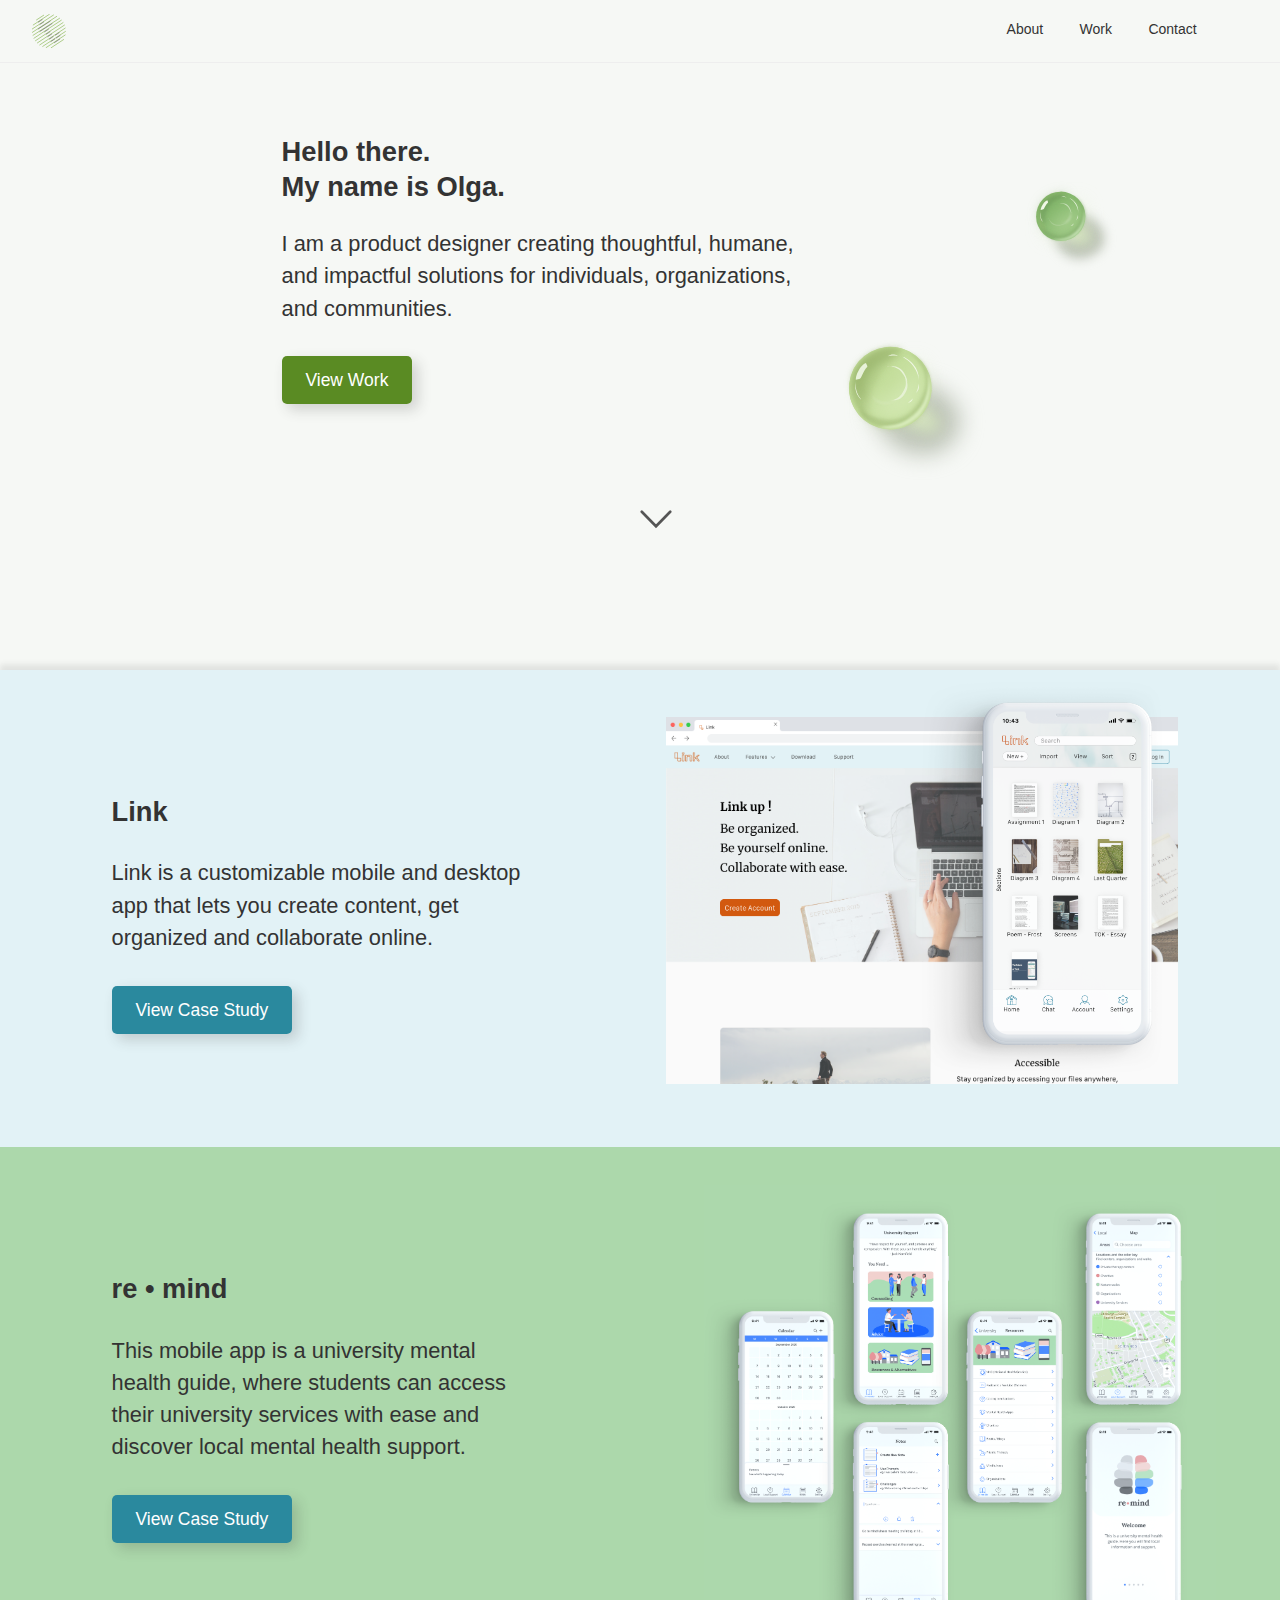
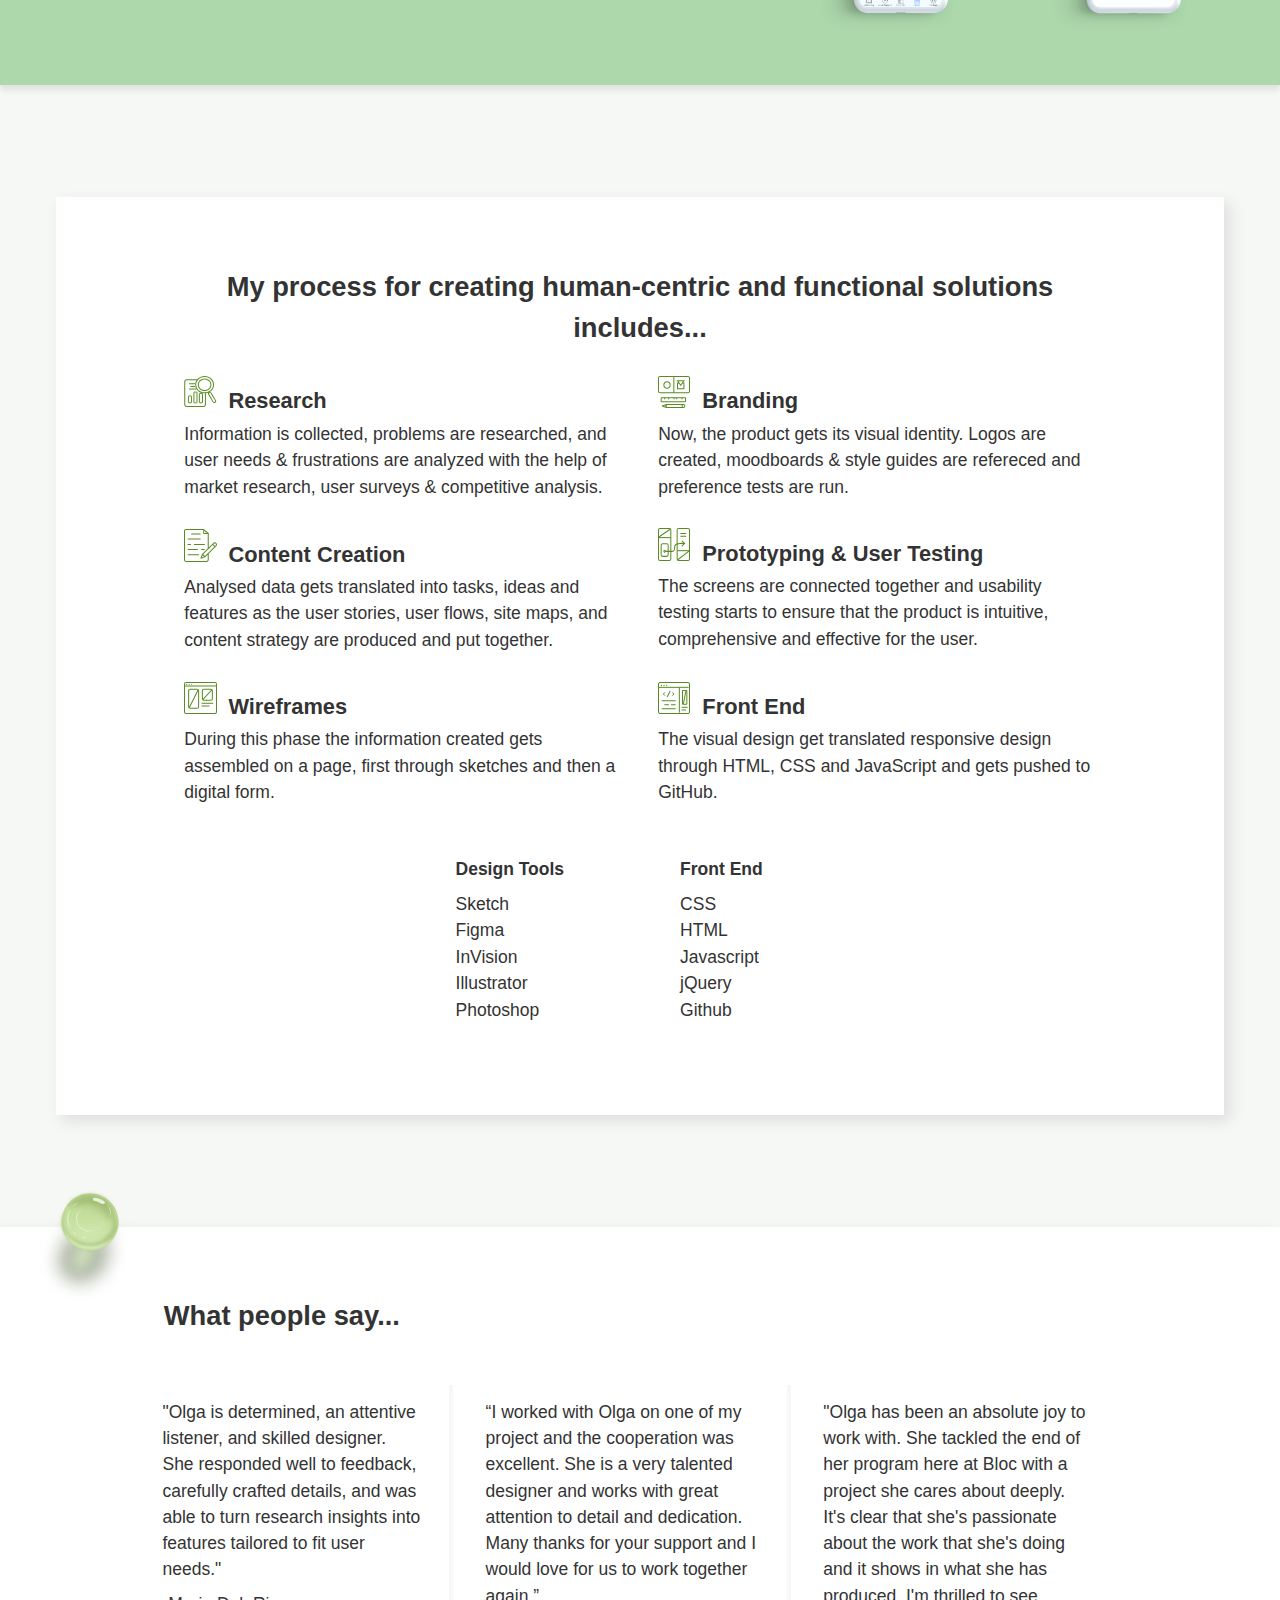
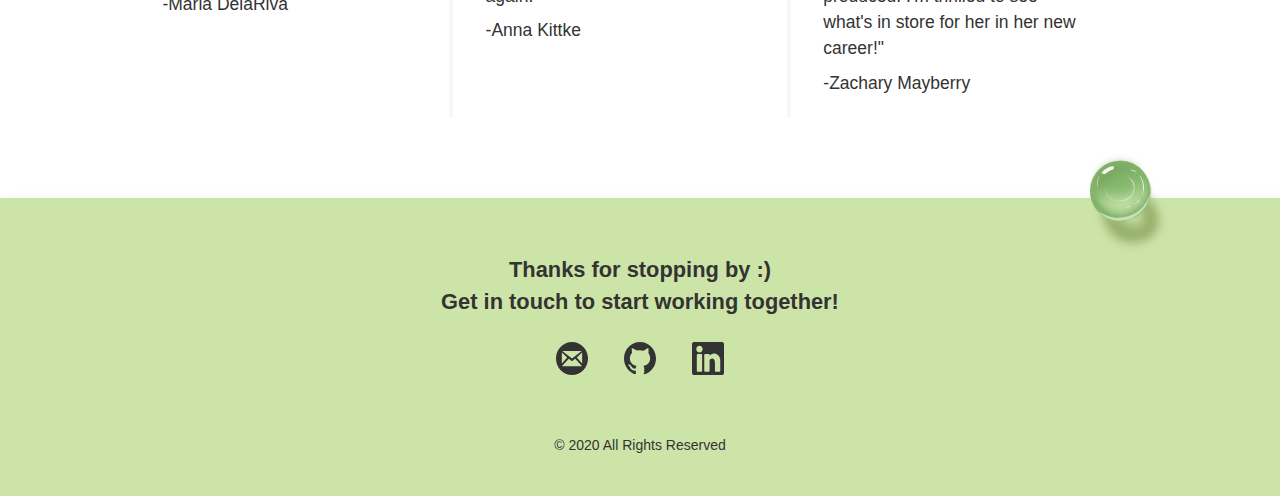
<file: index.html>
<!DOCTYPE html>
<html lang="en">
  <head>
    <meta charset="utf-8">
    <meta name="viewport" content="width=device-width, initial-scale=1.0">
    <title>Olga T | UX & Product Designer</title>
    <link rel="stylesheet" type="text/css" href="css/reset.css">
    <link rel="stylesheet" type="text/css" href="css/style.css">
    <link rel="stylesheet" href="https://cdnjs.cloudflare.com/ajax/libs/font-awesome/4.7.0/css/font-awesome.min.css">
    <link rel="icon" type="image/png" href="images/favicon.png">
  </head>

  <body>
<!--navbar-->
    <nav class="nav">

      <a href="index.html"><img class="logo" src="images/logo.svg" alt="logo"></a>
        <input class="menu-btn" type="checkbox" id="menu-btn"/>
        <label class="menu-icon" for="menu-btn"><span class="navicon"></span></label>
      <ul class="menu">
        <li>
          <a href="about.html" class="nav-links">About</a>
        </li>
        <li>
          <a href="index.html#work" class="nav-links">Work</a>
        </li>
        <li>
          <address class="email">
            <a href="contact.html" class="nav-links">Contact</a>
          </address>
        </li>
      </ul>
    </nav>

<!--Header-->
    <header class="welcome">
      <div class="title">
        <h1> Hello there.</h1>
        <h1>My name is Olga.</h1>
      </div>
      <div class = "intro">
        <p>I am a product designer creating thoughtful, humane, and impactful solutions for individuals, organizations, and communities.</p>
      </div>
      <div  class="button-marbles">
        <a href="#work" class="view-work">View Work</a>
        <img id="marble1" src="images/marble1.svg" alt="marble1">
        <img id="marble2" src="images/marble2.svg" alt="marble2">
      </div>
    </header>

    <main class="homepage">
<!--Work Link Case Study-->
      <div class="work" id="work">
        <img id="downarrow" src="images/downarrow.svg" alt="downarrow">
        <section class="final-images">
          <a href="project.html"><img id="final-desktop" class="desktop" src="images/desktop.png" alt="final-desktop"></a>
          <img id="final-mobile" class="mobile" src="images/mobile.png" alt="final-mobile">
        </section>
        <section class="project-link">
          <h2>Link</h2>
            <p>Link is a customizable mobile and desktop app that lets you create content, get organized and collaborate online.</p>
          <div class="btn-marble3">
            <a href="project.html" class="view-cs1">View Case Study</a>
          </div>
        </section>
      </div>

<!--Work re•mind Case Study-->
      <div class="remind">
        <section class="re-images">
          <a href="project2.html"><img id="re-final" class="re-final" src="images/re-final.png" alt="re-final"></a>
        </section>
        <section class="project-link">
            <h2>re • mind</h2>
            <p>This mobile app is a university mental health guide, where students can access their university services with ease and discover local mental health support.</p>
          <div class="btn-marble3">
            <a href="project2.html" class="view-cs2">View Case Study</a>
            <!--<img id="marble3" src="images/marble3.svg" alt="marble3">-->
          </div>
        </section>
      </div>



<!--Design Process-->
      <div class="process">
          <section class="title-h">
            <h2>My process for creating human-centric and functional solutions includes...</h2>
          </section>

          <section class="research-h">
            <img id="research-icon" class="icons-h" src="images/research-icon.svg" alt="research-icon">
            <h3>Research</h3>
              <p>Information is collected, problems are researched, and user needs & frustrations are analyzed with the help of market research, user surveys & competitive analysis.</p>
          </section>

          <section class="content-h">
            <img id="content-icon" class="icons-h" src="images/content-icon.svg" alt="content-icon">
            <h3>Content Creation</h3>
              <p>Analysed data gets translated into tasks, ideas and features as the user stories, user flows, site maps, and content strategy are produced and put together.</p>
          </section>

          <section class="wireframes-h">
            <img id="wireframes-icon" class="icons-h" src="images/wireframes-icon.svg" alt="wireframes-icon">
            <h3>Wireframes</h3>
              <p>During this phase the information created gets assembled on a page, first through sketches and then a digital form.</p>
          </section>

          <section class="branding-h">
            <img id="branding-icon" class="icons-h" src="images/branding-icon.svg" alt="branding-icon">
            <h3>Branding</h3>
            <p>Now, the product gets its visual identity. Logos are created, moodboards & style guides are refereced and preference tests are run.</p>
          </section>

          <section class="prototyping-h">
            <img id="prototyping-icon" class="icons-h" src="images/prototyping-icon.svg" alt="prototyping-icon">
            <h3>Prototyping & User Testing</h3>
              <p>The screens are connected together and usability testing starts to ensure that the product is intuitive, comprehensive and effective for the user.</p>
          </section>

          <section class="front-end-h">
            <img id="frontend-icon" class="icons-h" src="images/frontend-icon.svg" alt="frontend-icon">
            <h3>Front End</h3>
            <p>The visual design get translated responsive design through HTML, CSS and JavaScript and gets pushed to GitHub.</p>
          </section>

          <section class="design-tools-h">
            <h4>Design Tools</h4>
            <ul>
              <li>Sketch</li>
              <li>Figma</li>
              <li>InVision</li>
              <li>Illustrator</li>
              <li>Photoshop</li>
            </ul>
          </section>

          <section class="fe-tools-h">
            <h4>Front End</h4>
            <ul>
              <li>CSS</li>
              <li>HTML</li>
              <li>Javascript</li>
              <li>jQuery</li>
              <li>Github</li>
            </ul>
          </section>
      </div>
    </main>

<!--Testimonial-->

    <section class="testimonials">
      <div class="test-text">
        <img id="marble4" src="images/marble4.svg" alt="marble4">
        <h3>What people say...</h3>
      </div>
      <div class="testimonials-text">
        <ul class="quotes">
          <li class="test1">
            <p>"Olga is determined, an attentive listener, and skilled designer. She responded well to feedback, carefully crafted details, and was able to turn research insights into features tailored to fit user needs."</p>
            <p>-Maria DelaRiva</p>
          </li>
          <li class="test2">
            <p>“I worked with Olga on one of my project and the cooperation was excellent. She is a very talented designer and works with great attention to detail and dedication. Many thanks for your support and I would love for us to work together again.”</p>
            <p>-Anna Kittke</p>
          </li>
          <li class="test3">
            <p>"Olga has been an absolute joy to work with. She tackled the end of her program here at Bloc with a project she cares about deeply. It's clear that she's passionate about the work that she's doing and it shows in what she has produced. I'm thrilled to see what's in store for her in her new career!"</p>
            <p>-Zachary Mayberry</p>
          </li>
        </ul>
      </div>
    </section>

<!--Footer-->
    <footer>
      <div class="thanks">
      <img id="marble5" src="images/marble5.svg" alt="marble5">
        <p>Thanks for stopping by :)</p>
        <p>Get in touch to start working together!</p>
      </div>
      <address class="contact">
        <ul>
          <li class="email">
            <a href="contact.html" target="_blank"><img class="icon-f" src="images/email.svg" alt="email"></a>
          </li>
          <li class="github">
            <a href="https://github.com/olgati23" target="_blank"><img class="icon-f" src="images/github.svg" alt="github"></a>
          </li>
          <li class="linkedin">
            <a href="https://linkedin.com/in/olgatichonova" target="_blank"><img class="icon-f" src="images/linkedin.svg" alt="linkedin"></a>
          </li>
        </ul>
      </address>
      <p class="copyright">© 2020 All Rights Reserved</p>
    </footer>

    <!-- Global site tag (gtag.js) - Google Analytics -->
    <script async src="https://www.googletagmanager.com/gtag/js?id=UA-164656205-1"></script>
    <script>
      window.dataLayer = window.dataLayer || [];
      function gtag(){dataLayer.push(arguments);}
      gtag('js', new Date());

      gtag('config', 'UA-164656205-1');
    </script>
  </body>
</html>
</file>
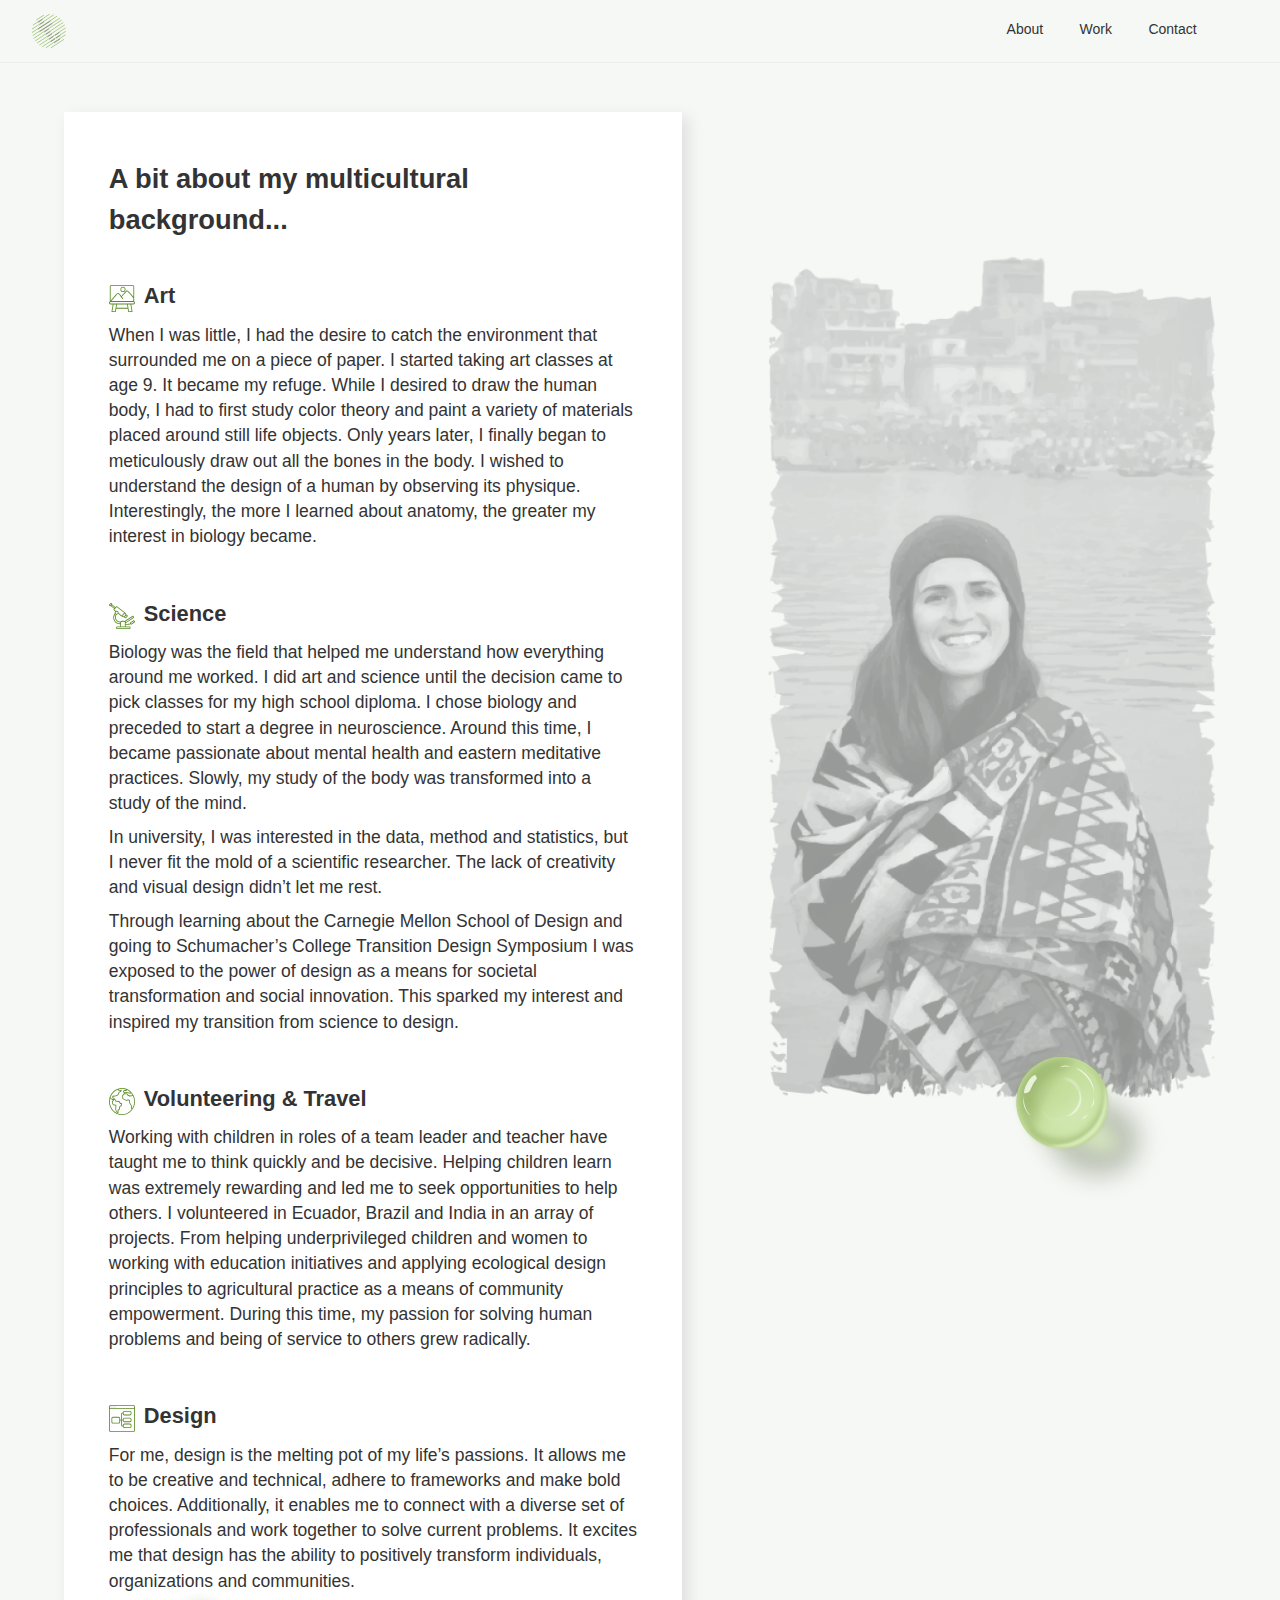
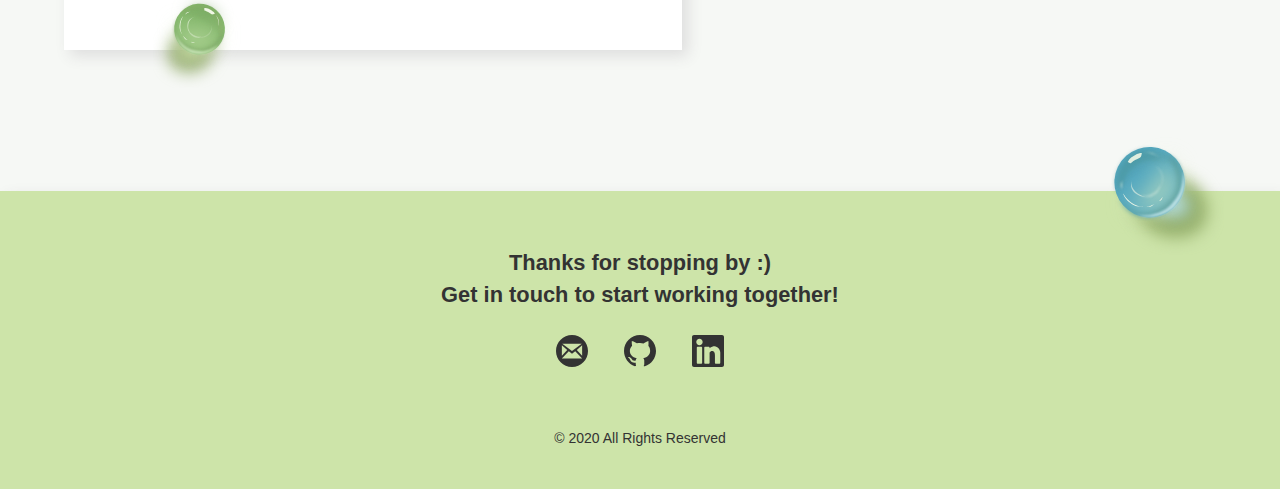
<file: about.html>
<!DOCTYPE html>
<html lang="en">
  <head>
    <meta charset="utf-8">
    <meta name="viewport" content="width=device-width, initial-scale=1.0">
    <title>Olga T | About Page</title>
    <link rel="stylesheet" type="text/css" href="css/reset.css">
    <link rel="stylesheet" type="text/css" href="css/style.css">
    <link rel="icon" type="image/png" href="images/favicon.png">
  </head>

  <body>
<!--navbar-->
    <nav class="nav">
      <a href="index.html"><img class="logo" src="images/logo.svg" alt="logo"></a>
        <input class="menu-btn" type="checkbox" id="menu-btn" />
        <label class="menu-icon" for="menu-btn"><span class="navicon"></span></label>
      <ul class="menu">
        <li>
          <a href="about.html" class="nav-links">About</a>
        </li>
        <li>
          <a href="index.html#work" class="nav-links">Work</a>
        </li>
        <li>
          <address class="email">
            <a href="contact.html" class="nav-links">Contact</a>
          </address>
        </li>
      </ul>
    </nav>

<!--About-->
    <main class="about">
      <div class="self">
        <img id="self" src="images/self.png" class="self-image" alt="self">
      </div>

      <section class="text">
        <img id="marble6" src="images/marble6.svg" alt="marble6">
        <h2>A bit about my multicultural background...</h2>
        <div class="art">

          <img id="art-icon" class="icons-a" src="images/art-icon.svg" alt="art-icon">
          <h3>Art</h3>
            <p>When I was little, I had the desire to catch the environment that surrounded me on a piece of paper. I started taking art classes at age 9.  It became my refuge. While I desired to draw the human body, I had to first study color theory and paint a variety of materials placed around still life objects. Only years later, I finally began to meticulously draw out all the bones in the body. I wished to understand the design of a human by observing its physique. Interestingly, the more I learned about anatomy, the greater my interest in biology became.</p>
        </div>
        <div class="science">
          <img id="microscope-icon" class="icons-a" src="images/microscope-icon.svg" alt="microscope-icon">
          <h3>Science</h3>
            <p>Biology was the field that helped me understand how everything around me worked. I did art and science until the decision came to pick classes for my high school diploma. I chose biology and preceded to start a degree in neuroscience.  Around this time, I became passionate about mental health and eastern meditative practices. Slowly, my study of the body was transformed into a study of the mind.</p>
            <p>In university, I was interested in the data, method and statistics, but I never fit the mold of a scientific researcher. The lack of creativity and visual design didn’t let me rest.</p>
            <p>Through learning about the Carnegie Mellon School of Design and going to Schumacher’s College Transition Design Symposium I was exposed to the power of design as a means for societal transformation and social innovation. This sparked my interest and inspired my transition from science to design.</p>
        </div>
        <div class="volunteering">
          <img id="globe-icon" class="icons-a" src="images/globe-icon.svg" alt="globe-icon">
          <h3>Volunteering & Travel</h3>
            <p>Working with children in roles of a team leader and teacher have taught me to think quickly and be decisive. Helping children learn was extremely rewarding and led me to seek opportunities to help others.  I volunteered in Ecuador, Brazil and India in an array of projects. From helping underprivileged children and women to working with education initiatives and applying ecological design principles to agricultural practice as a means of community empowerment. During this time, my passion for solving human problems and being of service to others grew radically.</p>
        </div>
        <div class="design">
          <img id="design-icon" class="icons-a" src="images/design-icon.svg" alt="design-icon">
          <h3>Design</h3>
            <p>For me, design is the melting pot of my life’s passions. It allows me to be creative and technical, adhere to frameworks and make bold choices. Additionally, it enables me to connect with a diverse set of professionals and work together to solve current problems. It excites me that design has the ability to positively transform individuals, organizations and communities.</p>
        </div>
          <img id="marble7" src="images/marble7.svg" alt="marble7">
      </section>

    </main>

<!--Footer-->
    <footer>
      <div class="thanks">
      <img id="marble8" src="images/marble8.svg" alt="marble8">
        <p>Thanks for stopping by :)</p>
        <p>Get in touch to start working together!</p>
      </div>
      <address class="contact">
        <ul>
          <li class="email">
            <a href="contact.html" target="_blank"><img class="icon-f" src="images/email.svg" alt="email"></a>
          </li>
          <li class="github">
            <a href="https://github.com/olgati23" target="_blank"><img class="icon-f" src="images/github.svg" alt="github"></a>
          </li>
          <li class="linkedin">
            <a href="https://linkedin.com/in/olgatichonova" target="_blank"><img class="icon-f" src="images/linkedin.svg" alt="linkedin"></a>
          </li>
        </ul>
      </address>
      <p class="copyright">© 2020 All Rights Reserved</p>
    </footer>
    <!-- Global site tag (gtag.js) - Google Analytics -->
    <script async src="https://www.googletagmanager.com/gtag/js?id=UA-164656205-1"></script>
    <script>
      window.dataLayer = window.dataLayer || [];
      function gtag(){dataLayer.push(arguments);}
      gtag('js', new Date());

      gtag('config', 'UA-164656205-1');
    </script>
  </body>
</html>
</file>
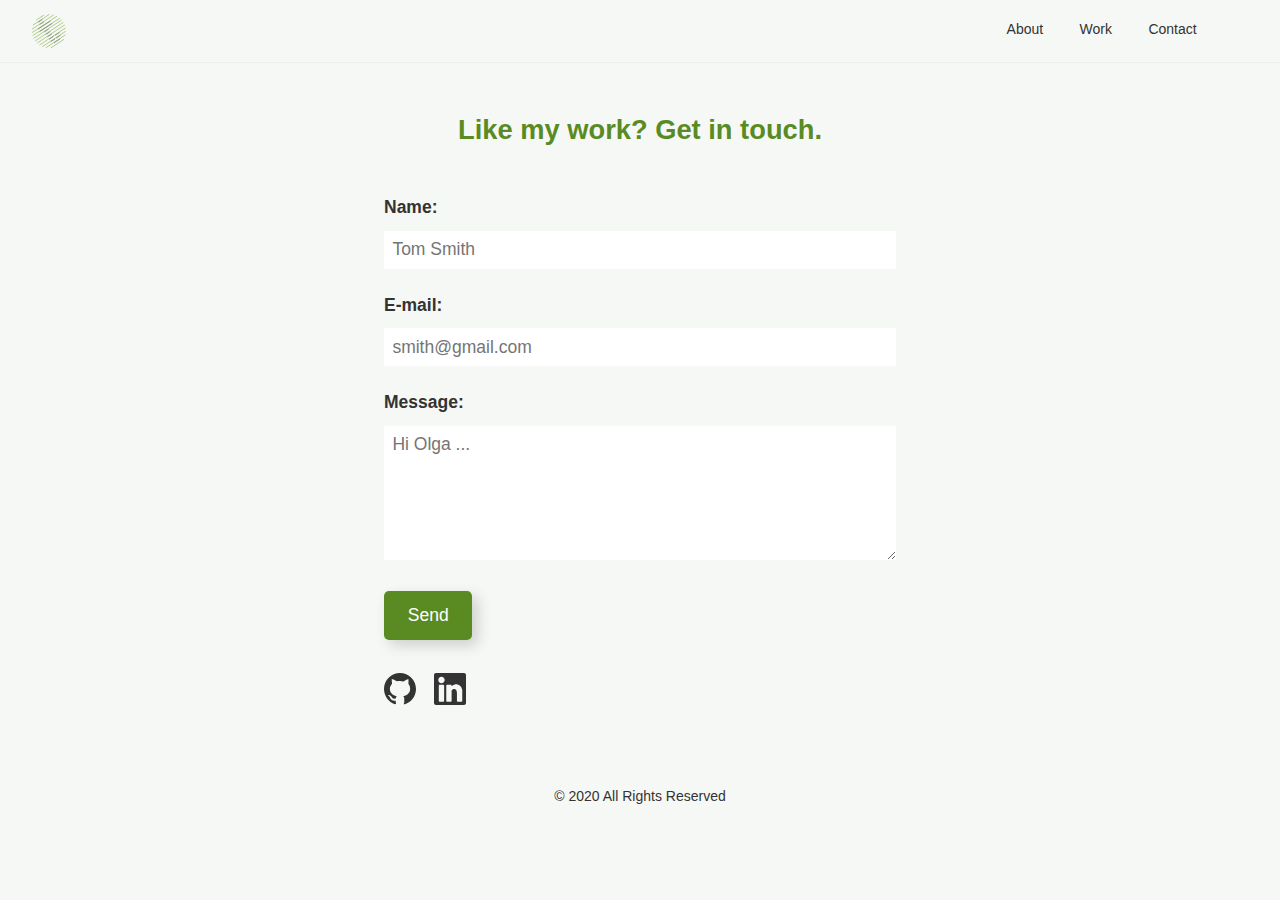
<file: contact.html>
<!DOCTYPE html>
<html lang="en">
  <head>
    <meta charset="utf-8">
    <meta name="viewport" content="width=device-width, initial-scale=1.0">
    <title>Olga T | Contact</title>
    <link rel="stylesheet" type="text/css" href="css/reset.css">
    <link rel="stylesheet" type="text/css" href="css/style.css">
    <link rel="icon" type="image/png" href="images/favicon.png">
  </head>

  <body>
<!--navbar-->
    <nav class="nav">

      <a href="index.html"><img class="logo" src="images/logo.svg" alt="logo"></a>
        <input class="menu-btn" type="checkbox" id="menu-btn" />
        <label class="menu-icon" for="menu-btn"><span class="navicon"></span></label>
      <ul class="menu">
        <li>
          <a href="about.html" class="nav-links">About</a>
        </li>
        <li>
          <a href="index.html#work" class="nav-links">Work</a>
        </li>
        <li>
          <address class="email">
            <a href="contact.html" class="nav-links">Contact</a>
          </address>
        </li>
      </ul>
    </nav>

<!--Form-->
    <main class="form">
      <div class="contact-title">
        <h1>Like my work? Get in touch.</h1>
      </div>

      <form action="https://formspree.io/xaypwgzo" method="POST">
        <label>Name:<input type="text" name="name" placeholder="Tom Smith"></label>
        <label>E-mail:<input type="text" name="_replyto" placeholder="smith@gmail.com"></label>
        <label>Message:<textarea name="message" placeholder="Hi Olga ..."></textarea></label>

<!-- your other form fields go here -->
        <button class="contact-btn" type="submit">Send</button>
      </form>
    </main>

<!--Footer-->
    <section class="contact-pg">
      <address class="contact-2">
        <ul>
          <li class="github">
            <a href="https://github.com/olgati23" target="_blank"><img class="icon-f" src="images/github.svg" alt="github"></a>
          </li>
          <li class="linkedin">
            <a href="https://linkedin.com/in/olgatichonova" target="_blank"><img class="icon-f" src="images/linkedin.svg" alt="linkedin"></a>
          </li>
        </ul>
      </address>
      <p class="copyright-2">© 2020 All Rights Reserved</p>
    </section>

    <!-- Global site tag (gtag.js) - Google Analytics -->
    <script async src="https://www.googletagmanager.com/gtag/js?id=UA-164656205-1"></script>
    <script>
      window.dataLayer = window.dataLayer || [];
      function gtag(){dataLayer.push(arguments);}
      gtag('js', new Date());

      gtag('config', 'UA-164656205-1');
    </script>
  </body>
</html>
</file>
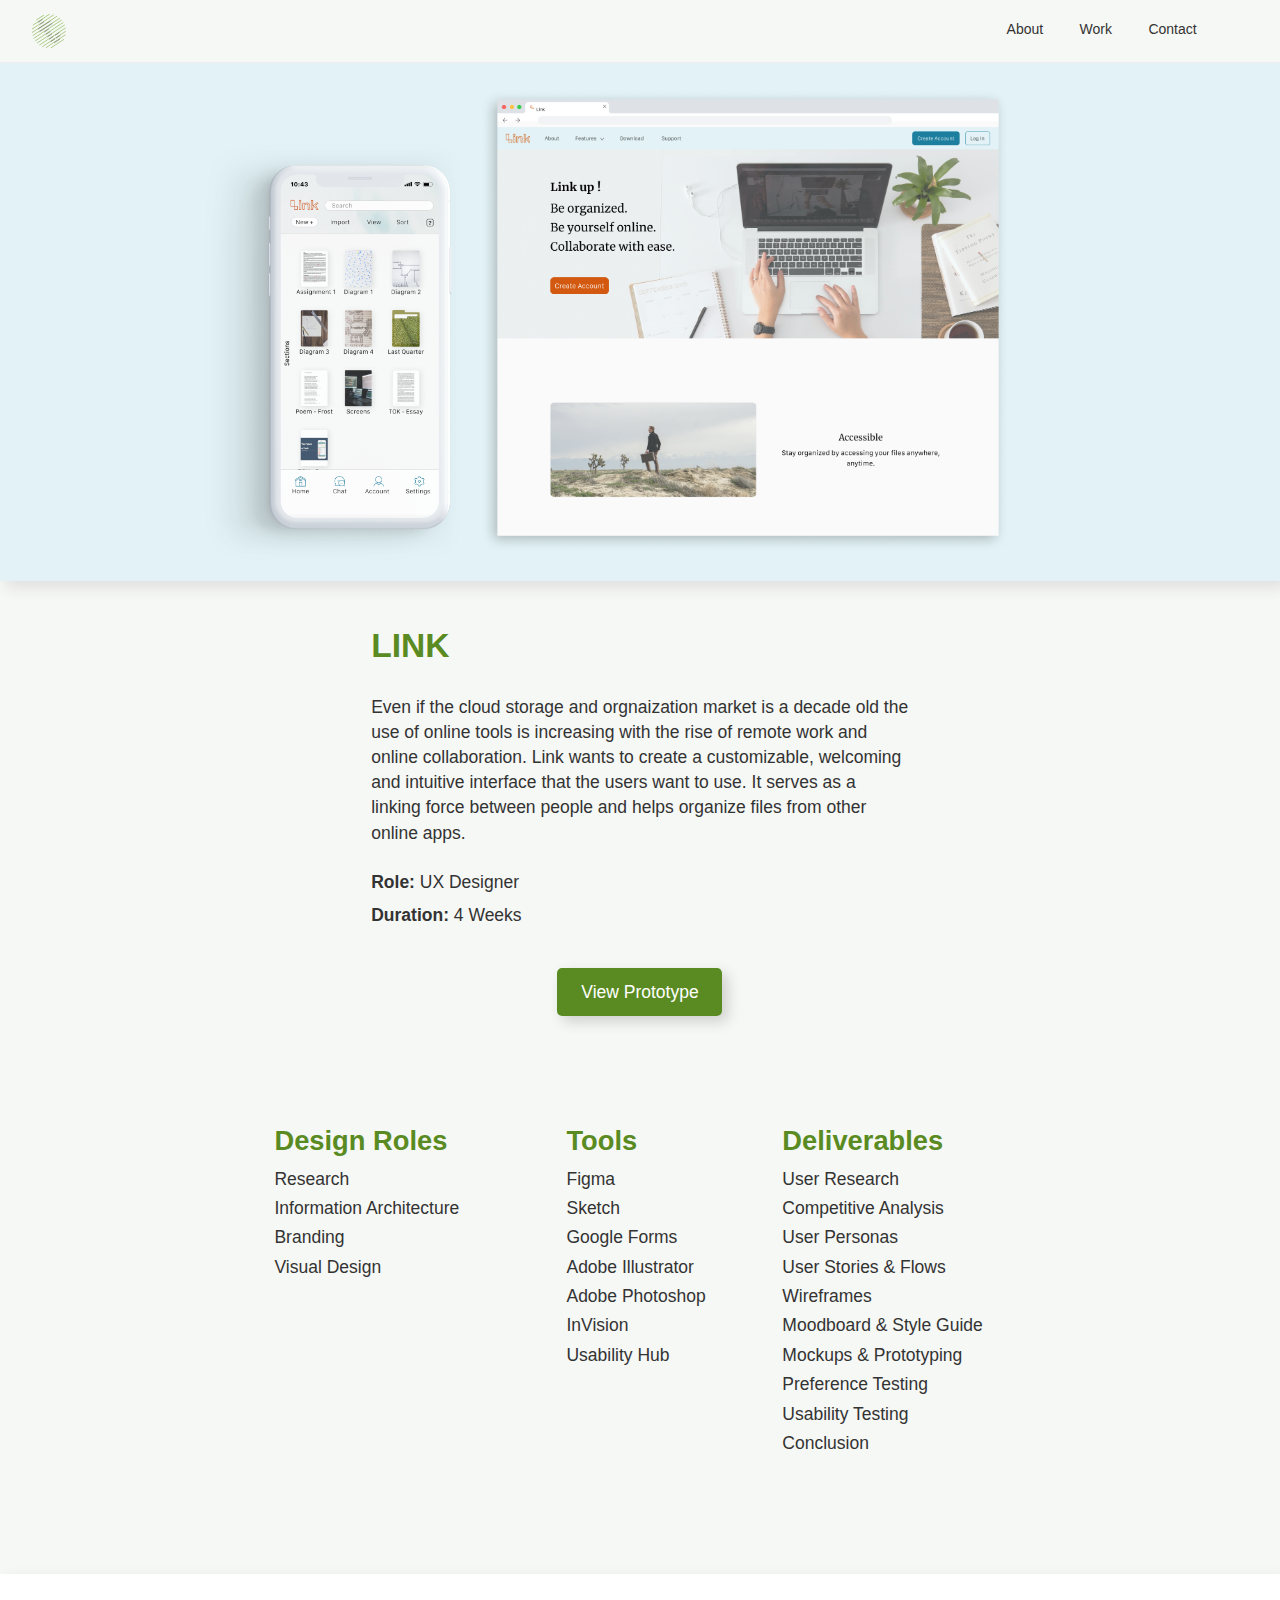
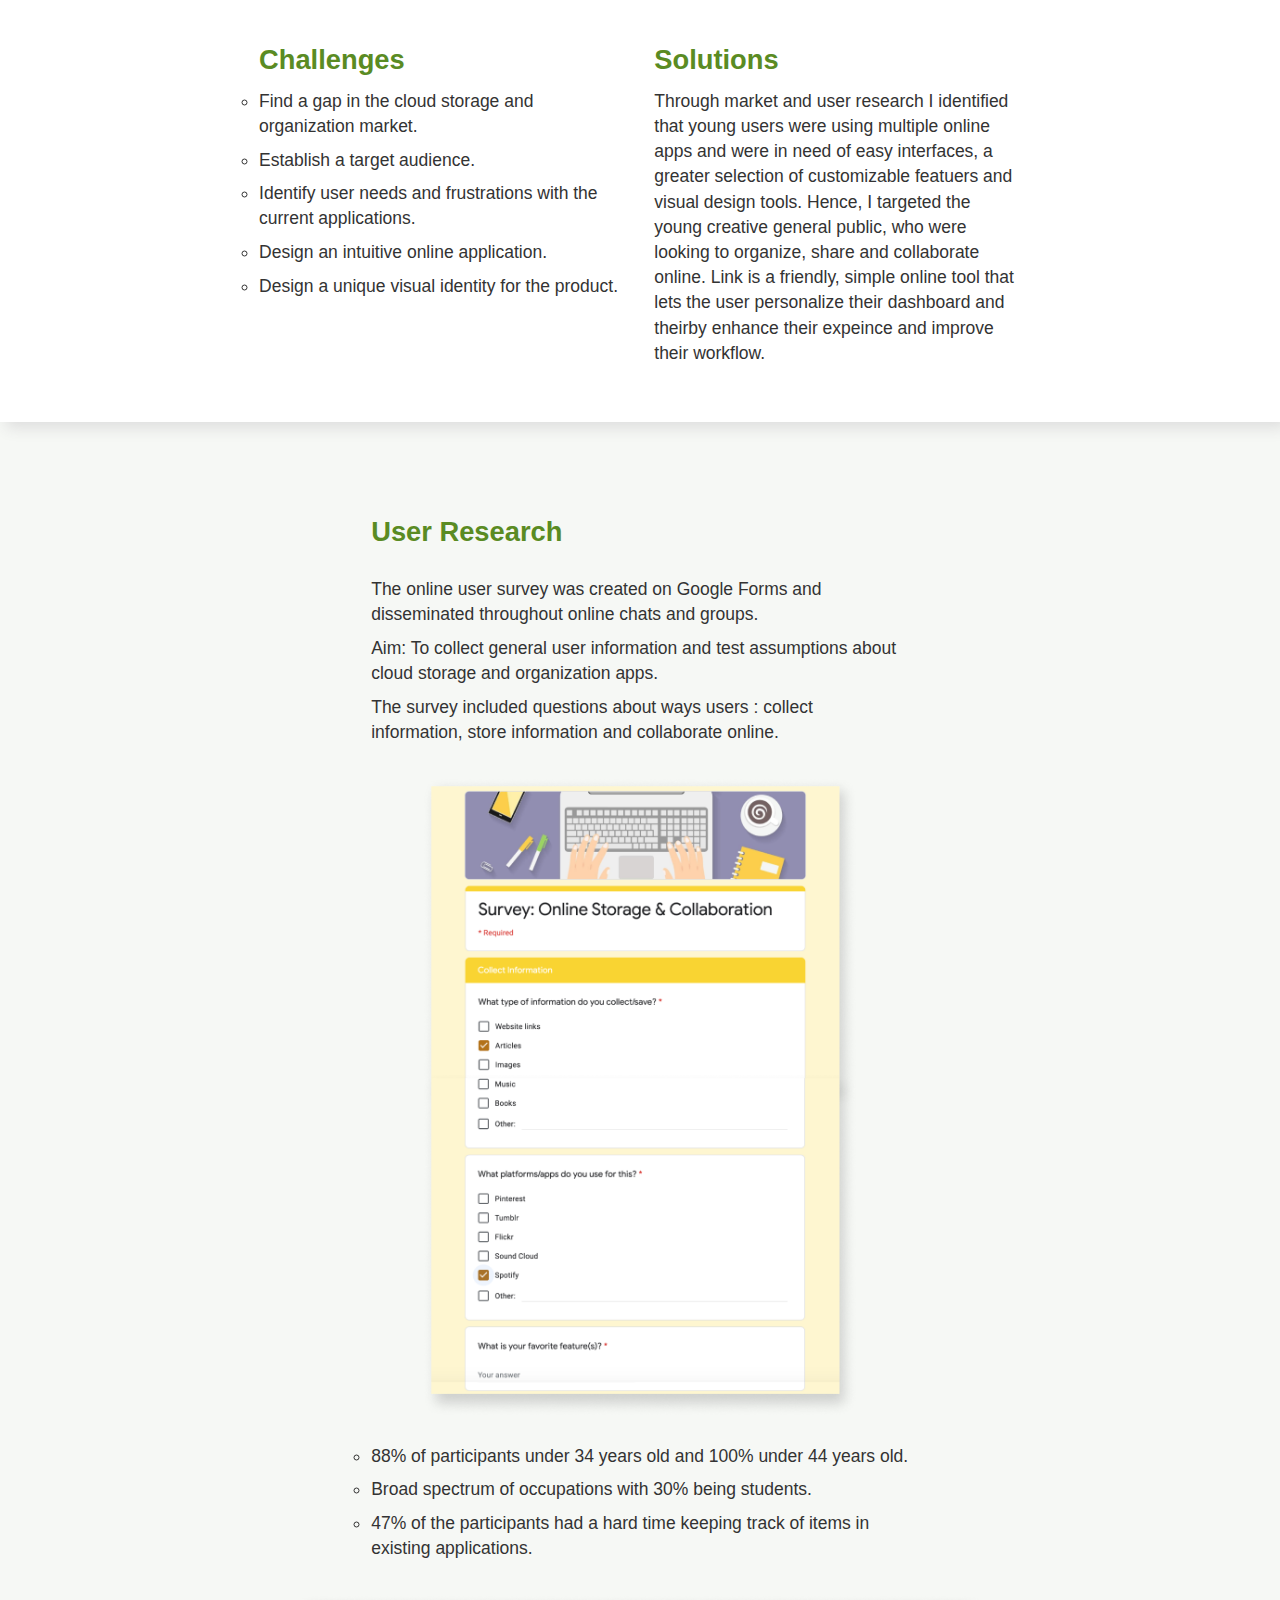
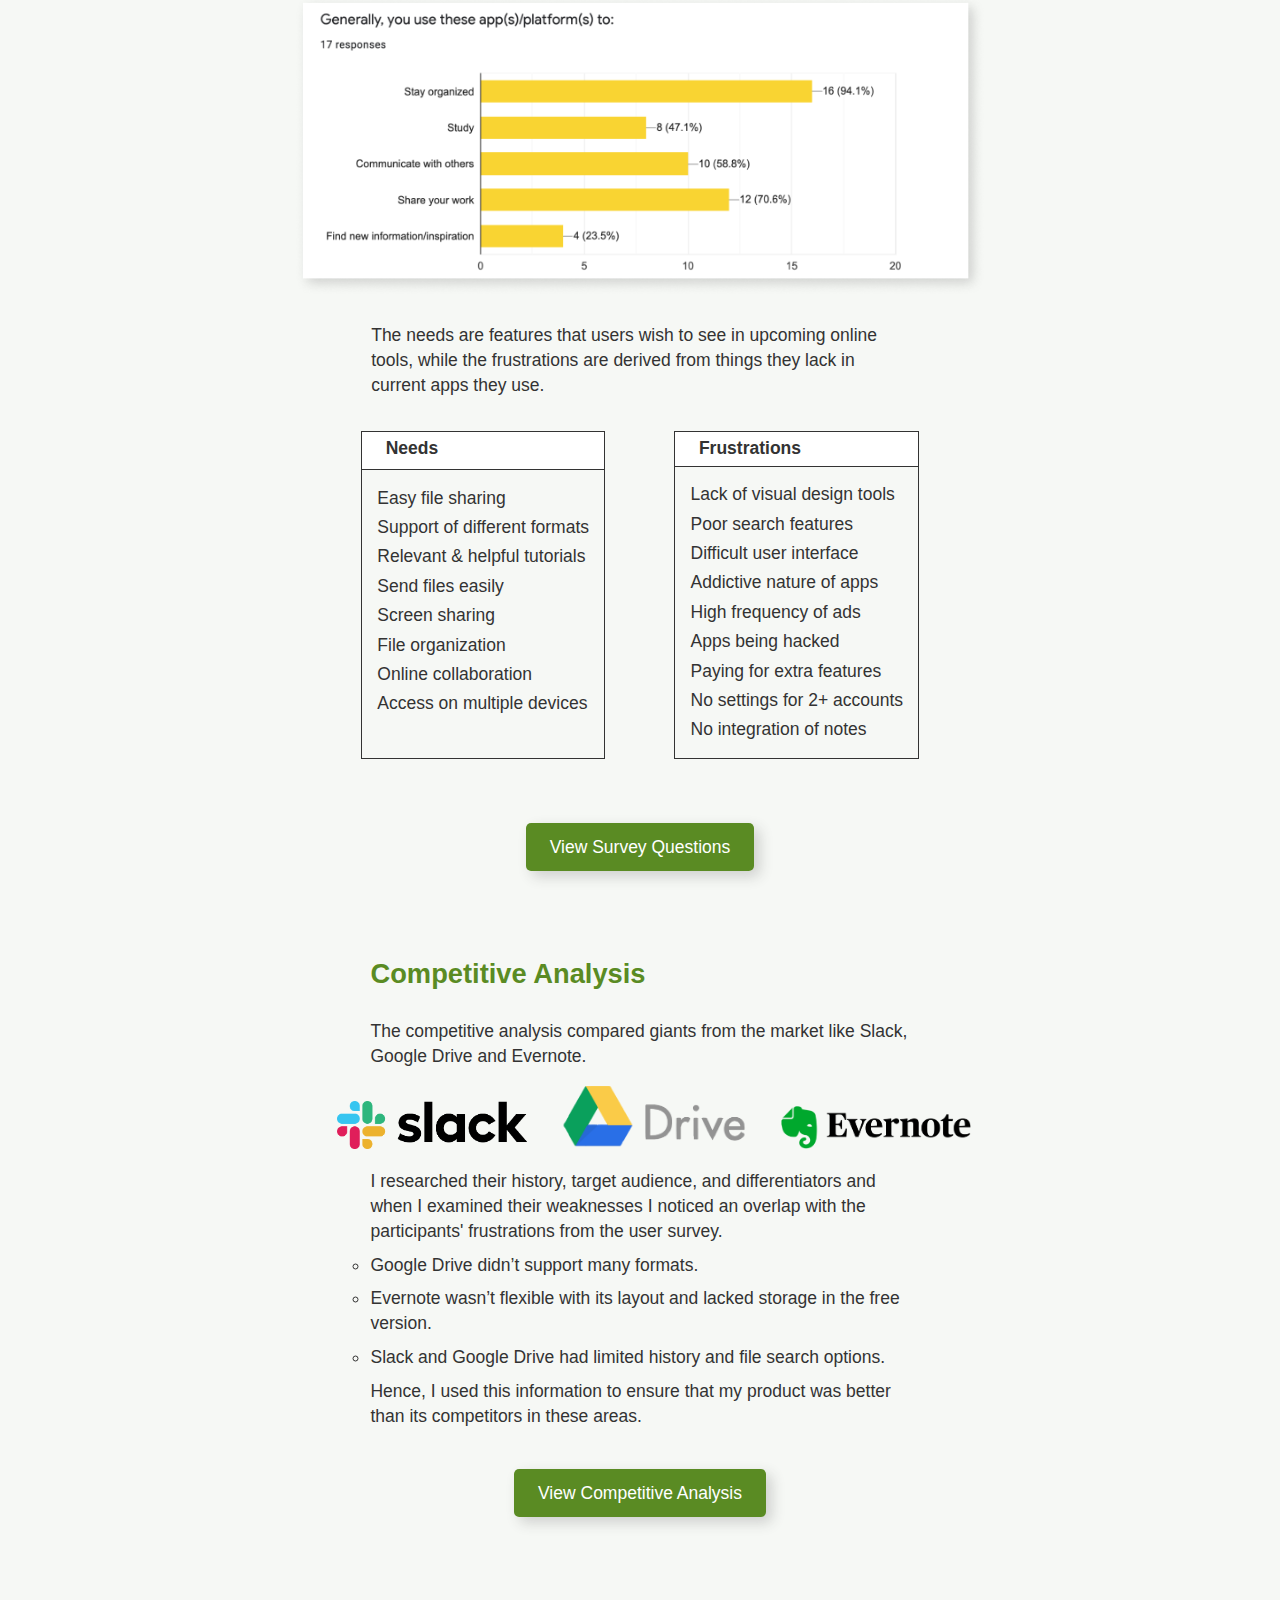
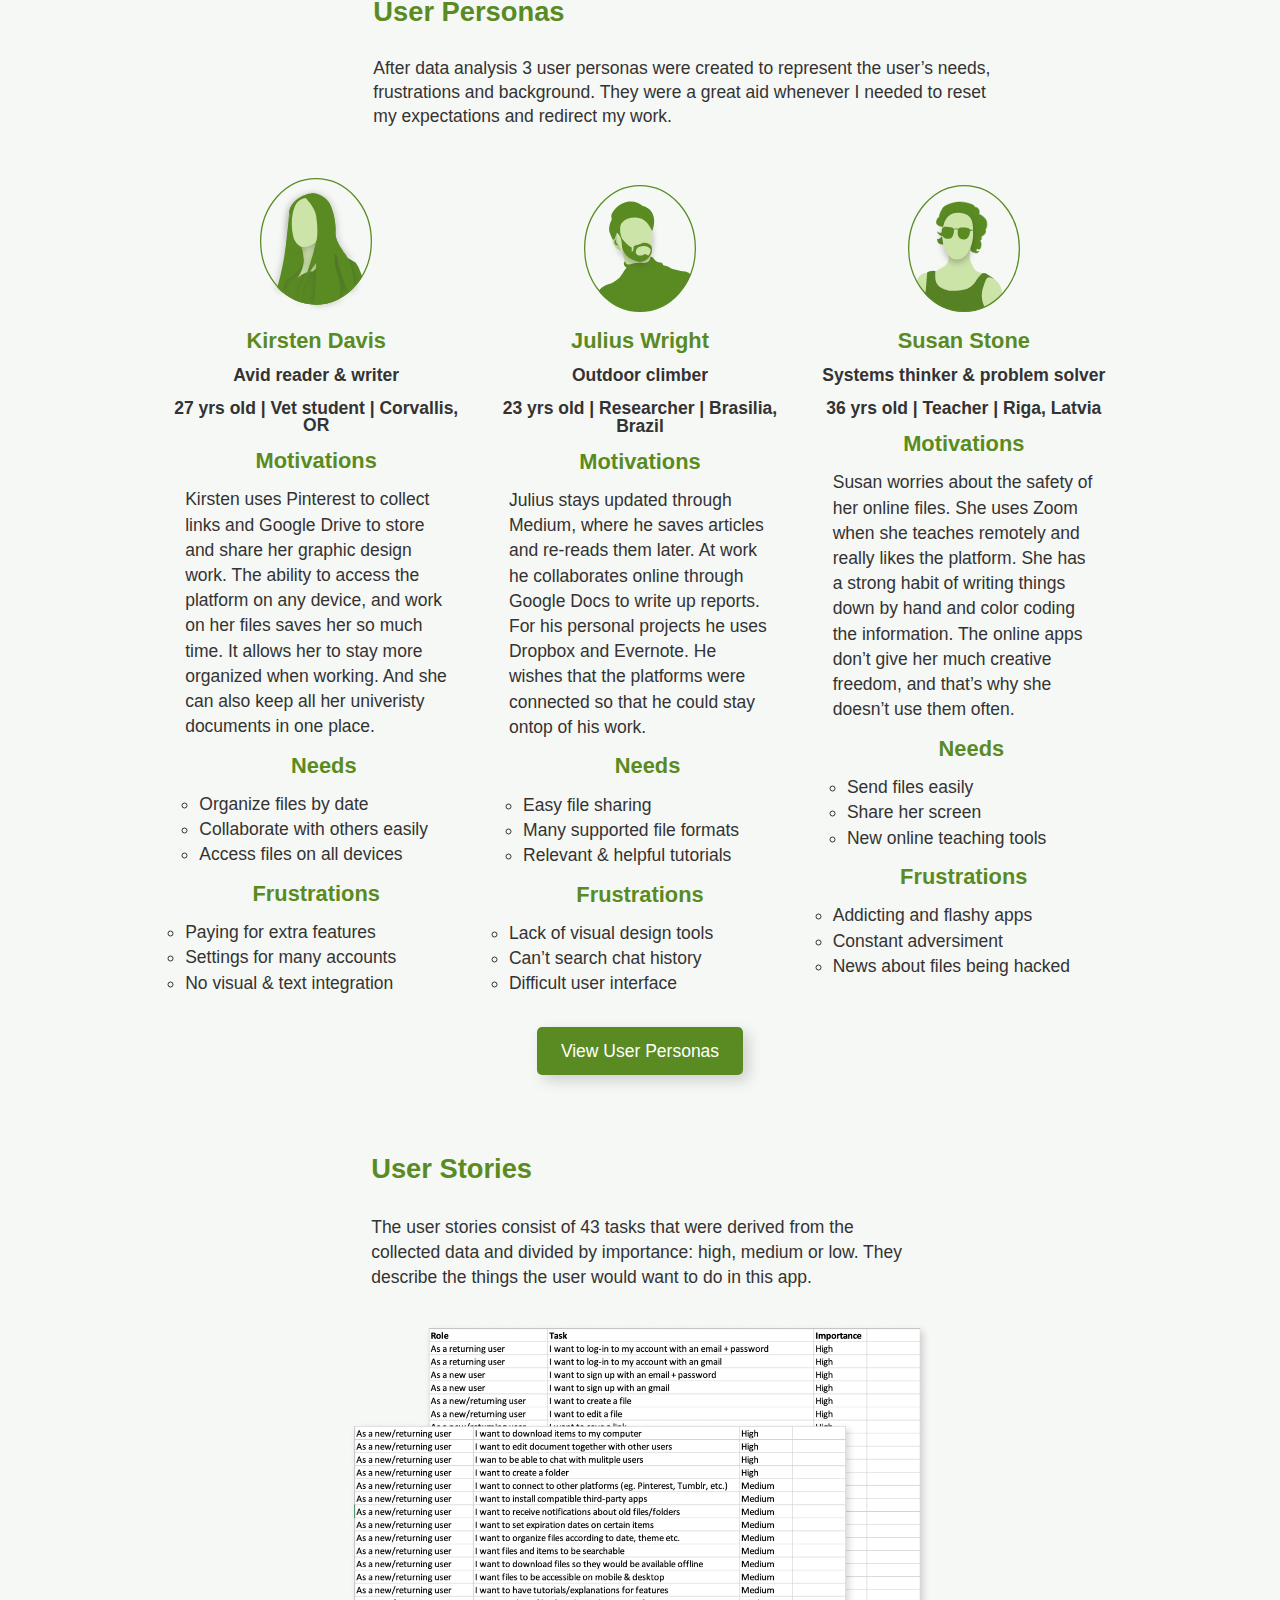
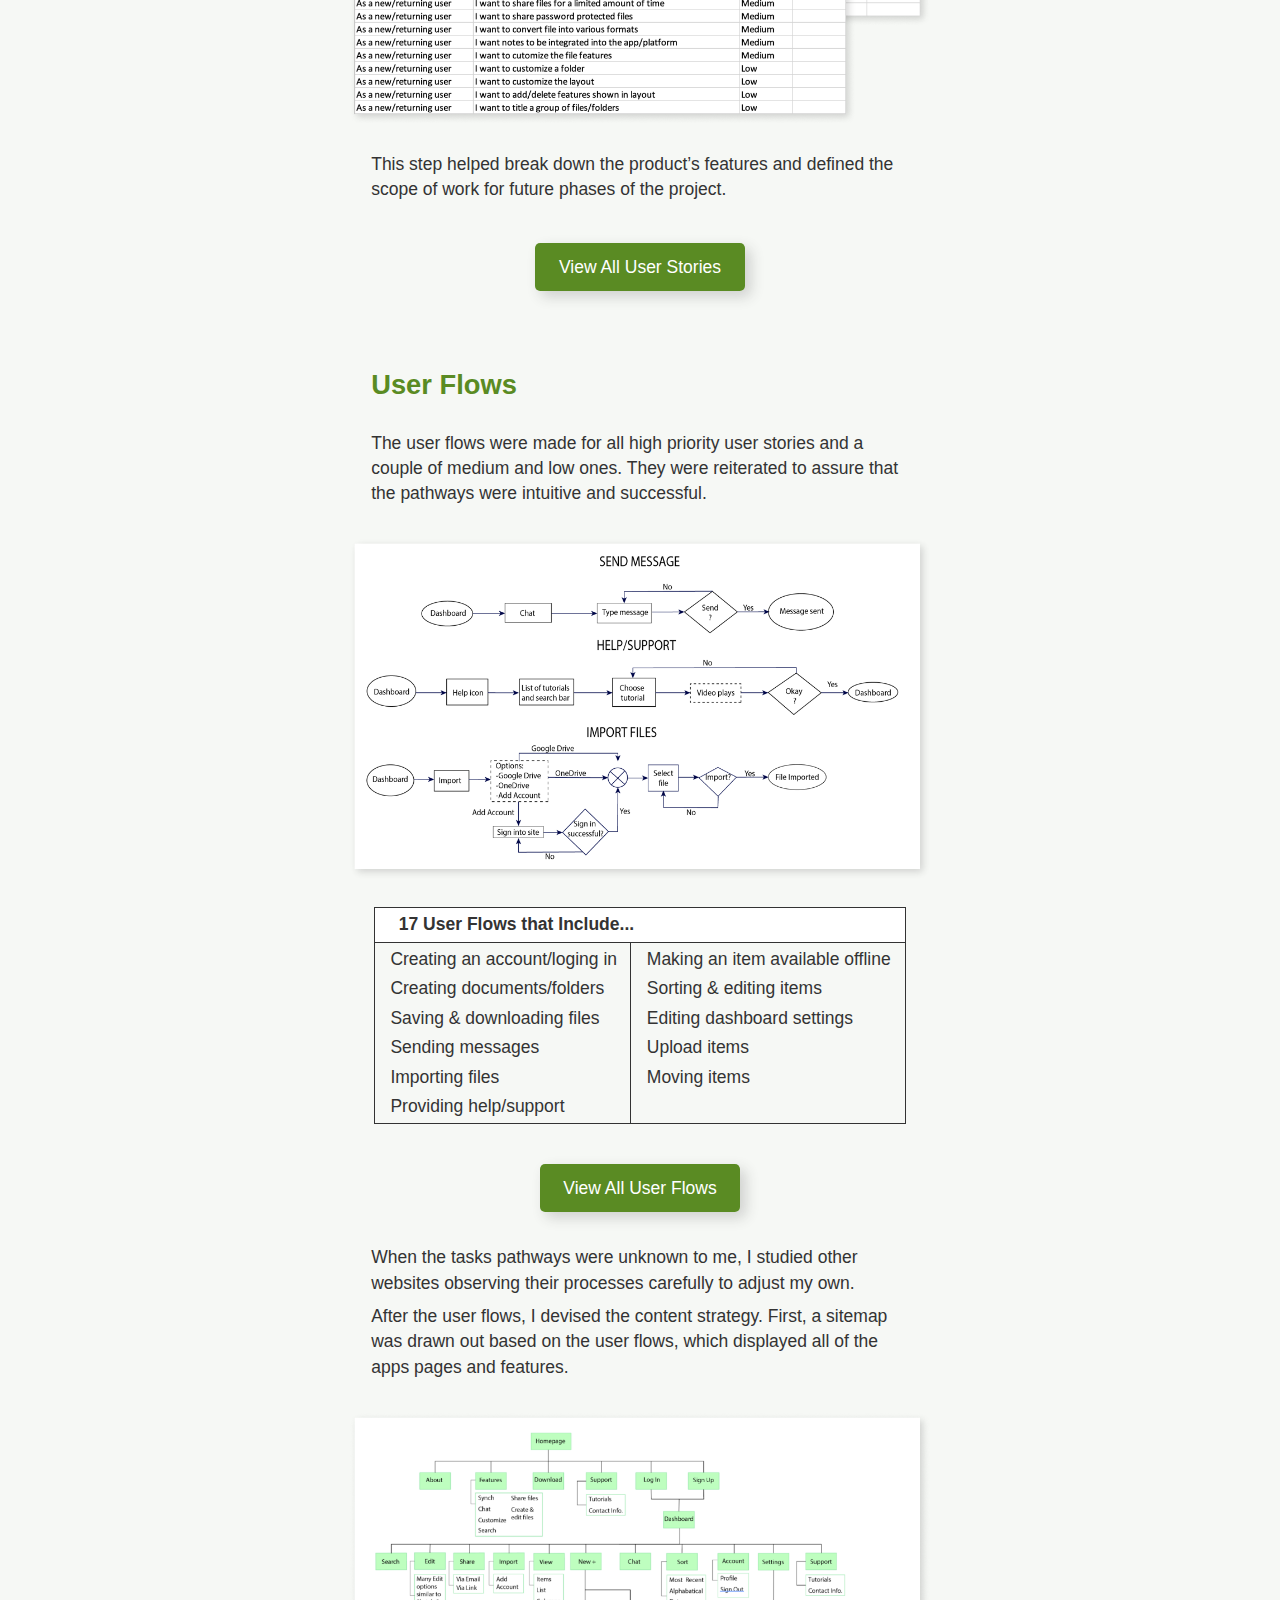
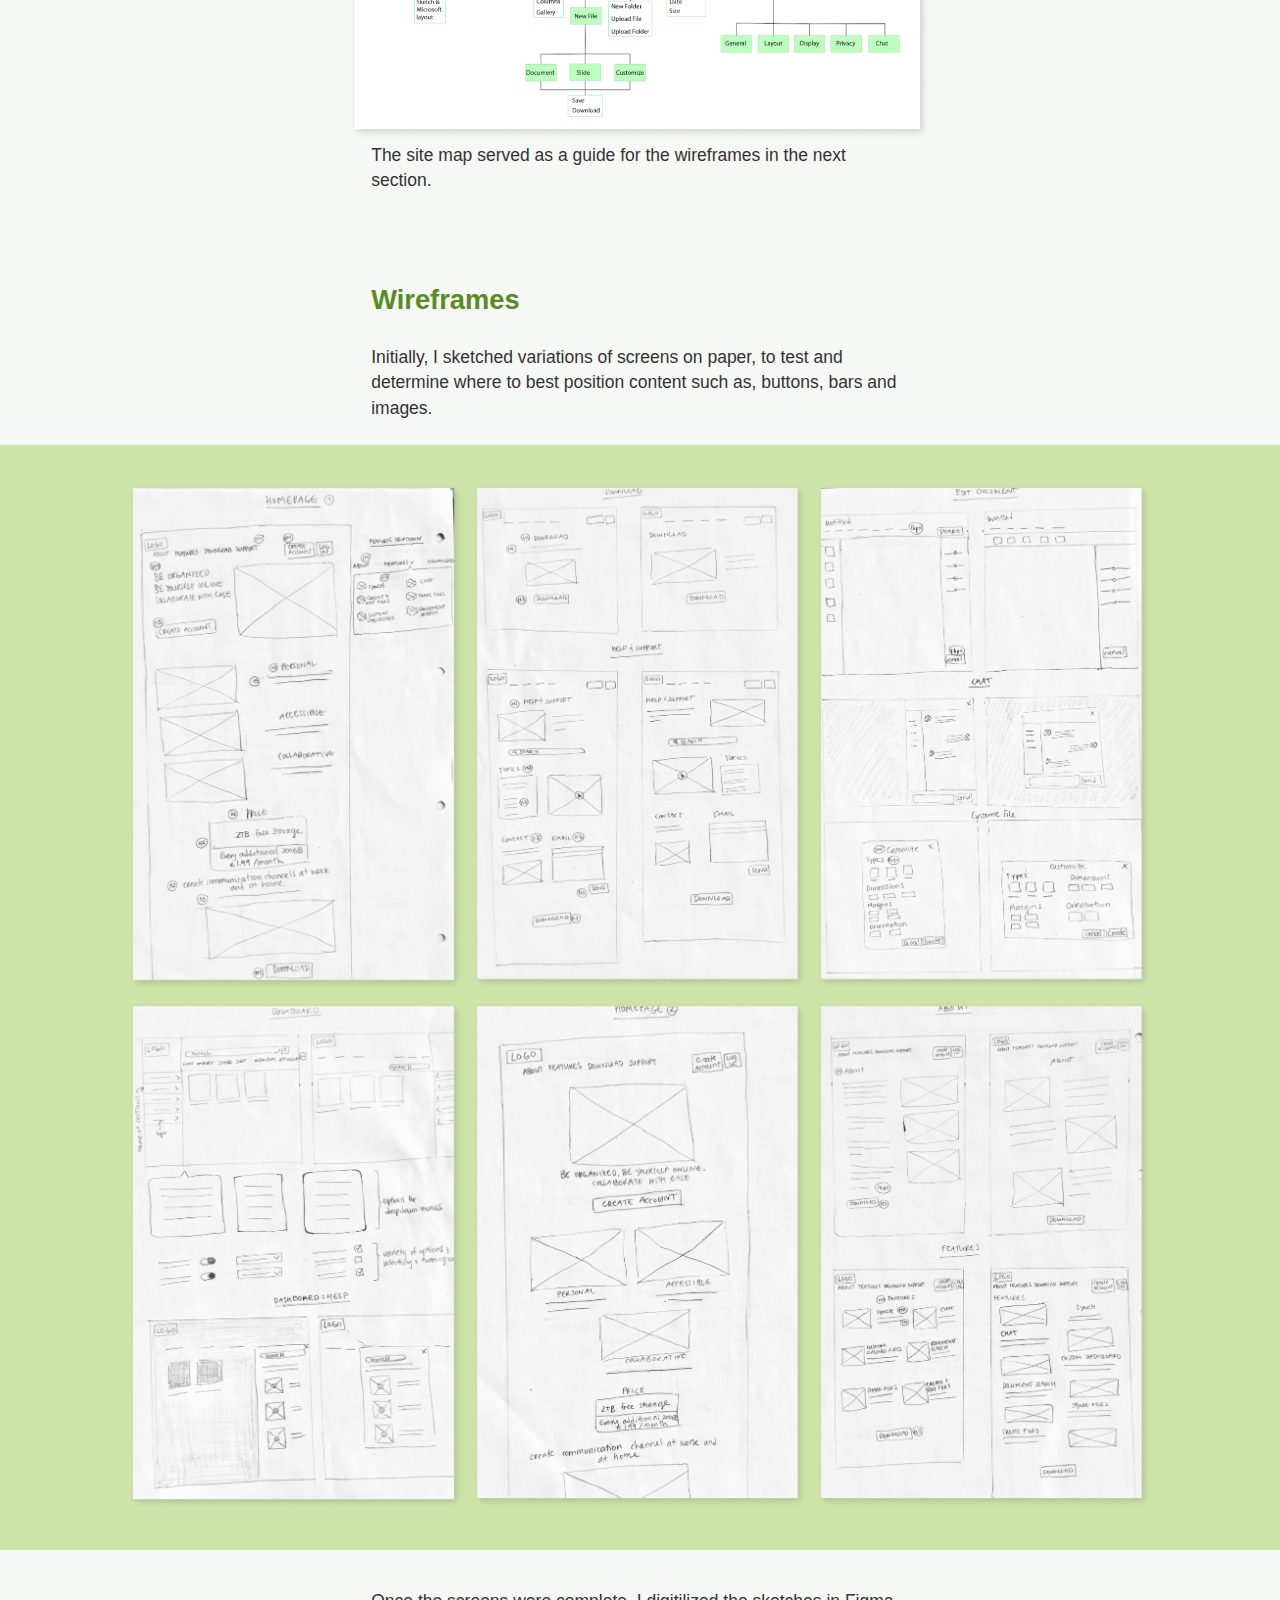
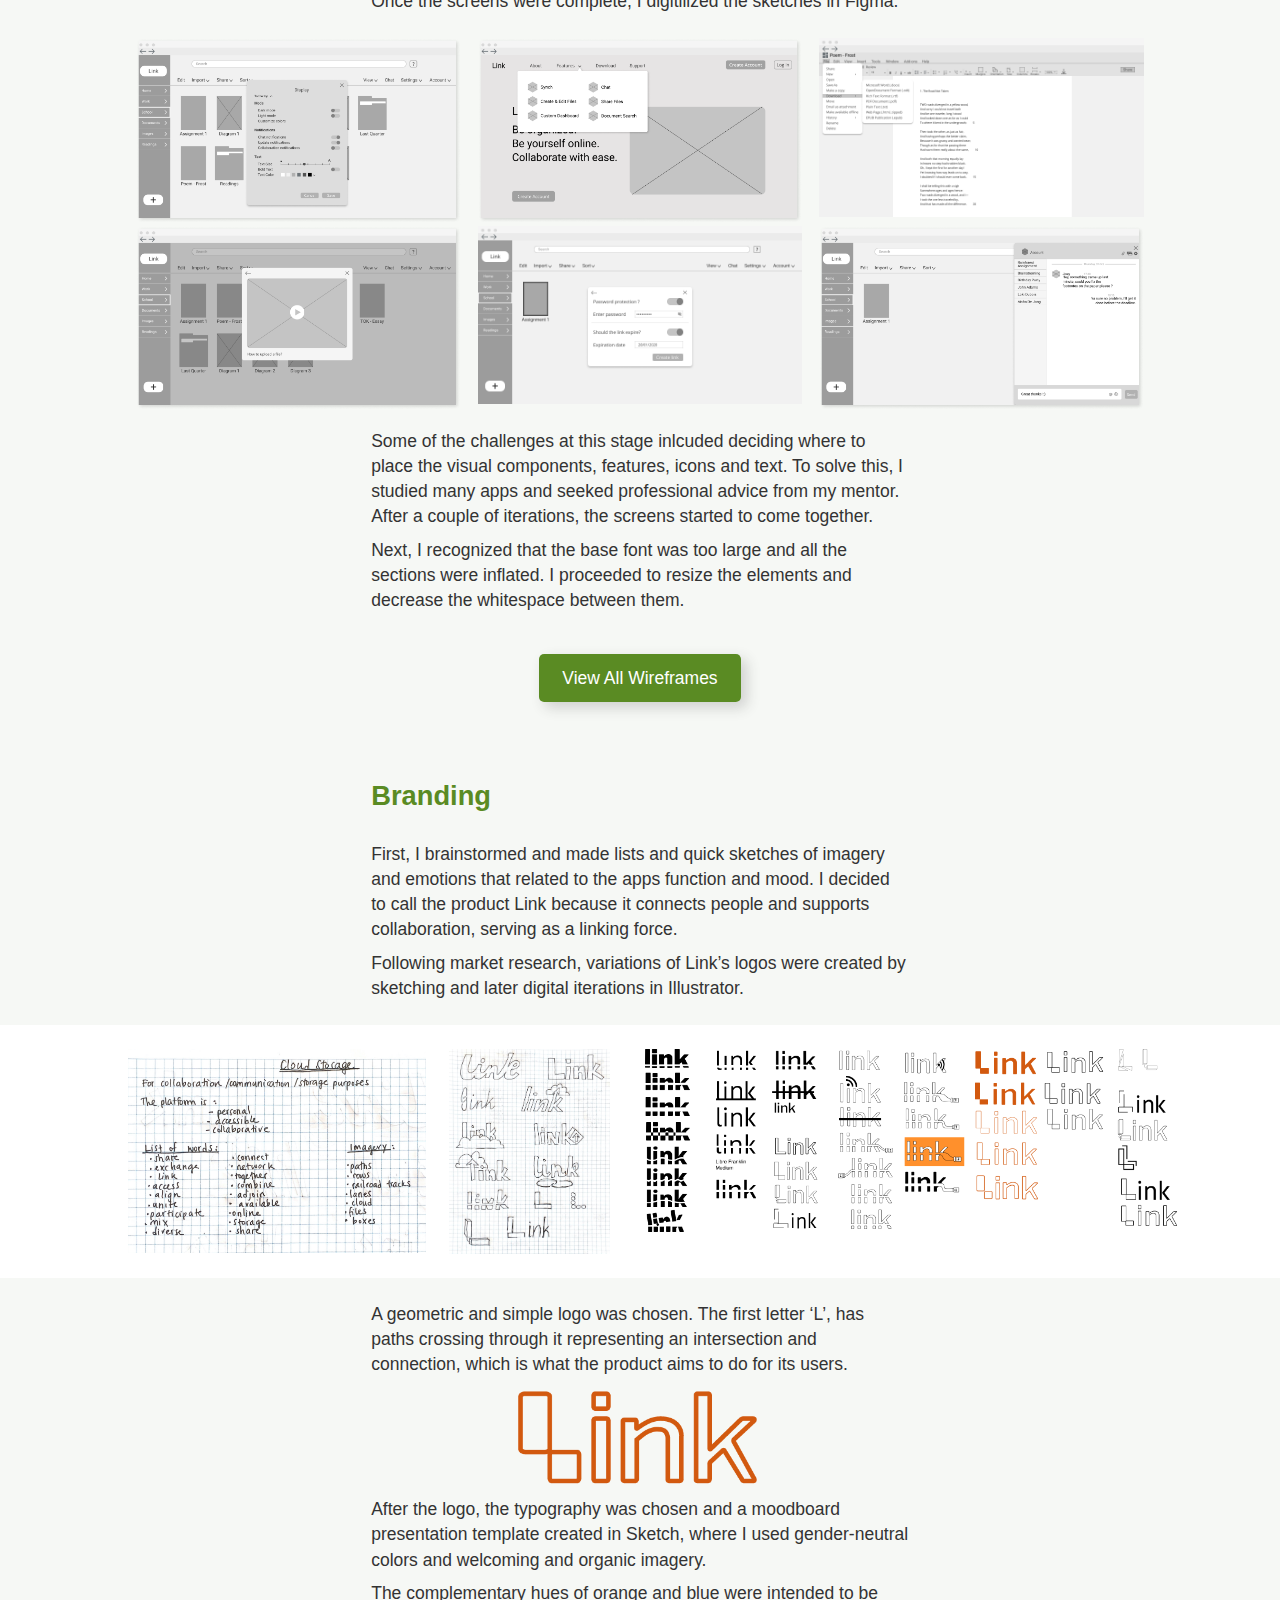
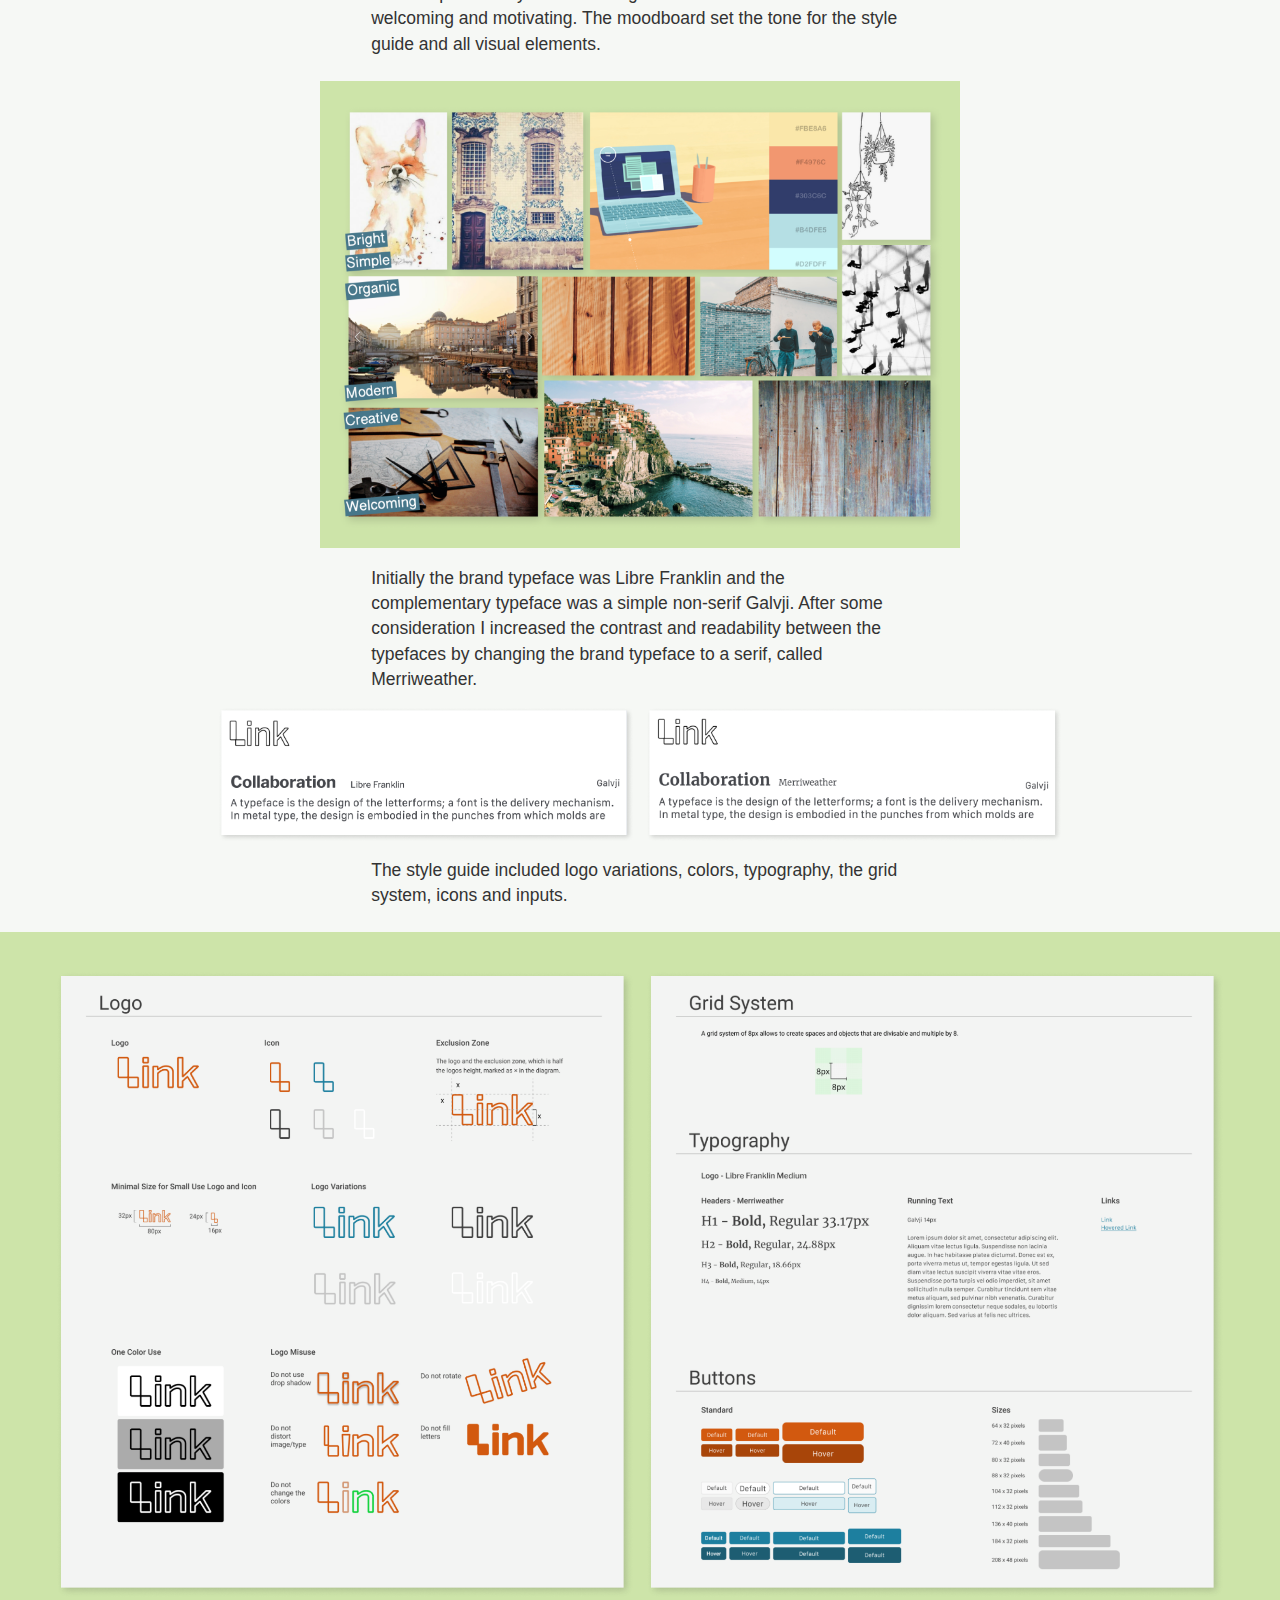
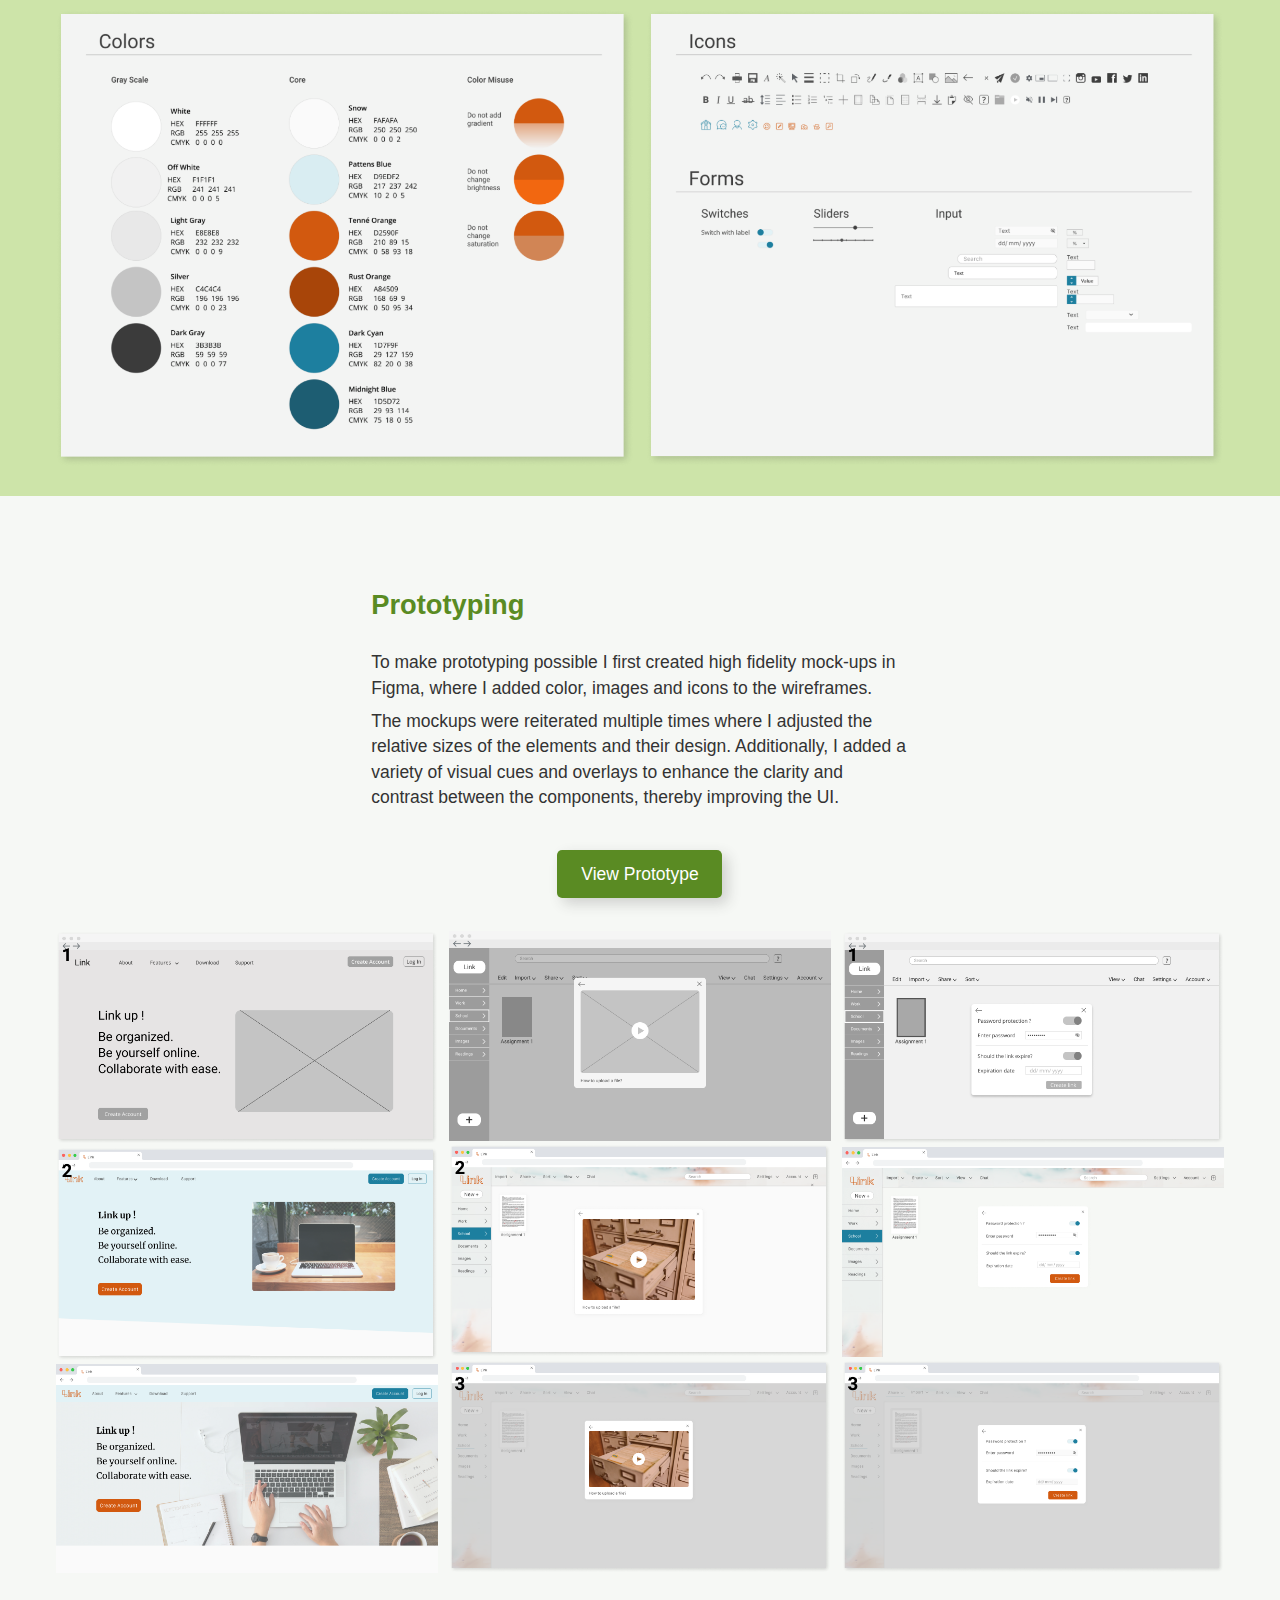
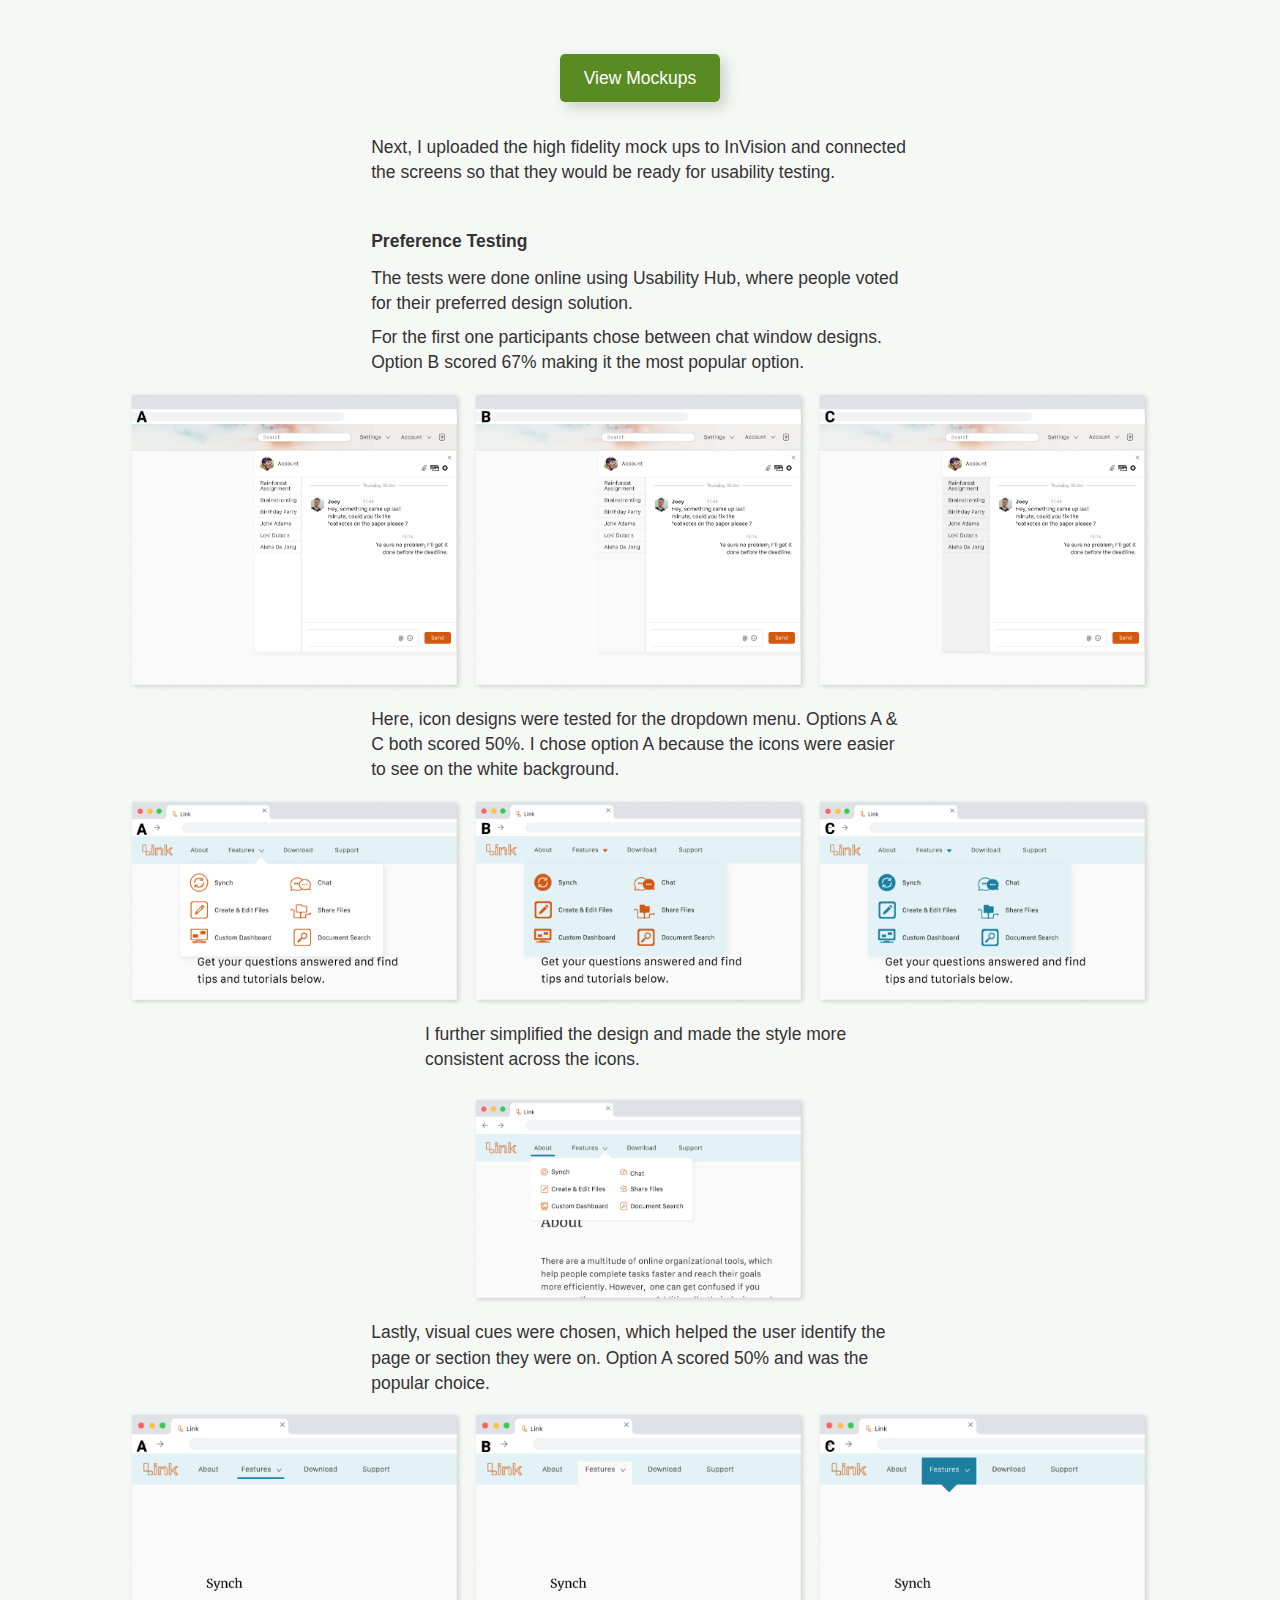
<file: project.html>
<!DOCTYPE html>
<html lang="en">
  <head>
    <meta charset="utf-8">
    <meta name="viewport" content="width=device-width, initial-scale=1.0">
    <title>Olga T | Link Case Study</title>
    <link rel="stylesheet" type="text/css" href="css/reset.css">
    <link rel="stylesheet" type="text/css" href="css/style.css">
    <link rel="icon" type="image/png" href="images/favicon.png">
  </head>

  <body>
<!--navbar-->
    <nav class="nav">
      <a href="index.html"><img class="logo" src="images/logo.svg" alt="logo"></a>
        <input class="menu-btn" type="checkbox" id="menu-btn" />
        <label class="menu-icon" for="menu-btn"><span class="navicon"></span></label>
      <ul class="menu">
        <li>
          <a href="about.html" class="nav-links">About</a>
        </li>
        <li>
          <a href="index.html#work" class="nav-links">Work</a>
        </li>
        <li>
          <address class="email">
            <a href="contact.html" class="nav-links">Contact</a>
          </address>
        </li>
      </ul>
    </nav>

  <main>
    <div class="link-cs">
<!--Summary-->
      <section class="summary">
        <div class="final-images2">
          <img id="desktop2" src="images/desktop2.png" class="desktop2" alt="final-desktop">
          <img id="mobile2" src="images/mobile2.png" class="mobile2" alt="final-mobile">
        </div>
        <div class="summary-text">
          <h1><b>LINK</b></h1>
            <p>Even if the cloud storage and orgnaization market is a decade old the use of online tools is increasing with the rise of remote work and online collaboration. Link wants to create a customizable, welcoming and intuitive interface that the users want to use. It serves as a linking force between people and helps organize files from other online apps.</p>
        </div>
        <div class="role-duration">
          <div class="role">
            <p class="bold">Role:</p><p> UX Designer</p>
          </div>
          <div class="duration">
            <p class="bold">Duration:</p><p> 4 Weeks</p>
          </div>
        </div>
        <div class="btn">
        <a href="https://invis.io/9MWASYW45NF" class="button-prototype" target="_blank">View Prototype</a>
      </div>
      </section>

      <section class="deliver-summary">
        <div class="design-roles">
          <h2>Design Roles</h2>
          <ul>
            <li>Research</li>
            <li>Information Architecture</li>
            <li>Branding</li>
            <li>Visual Design</li>
          </ul>
        </div>
        <div class="tools">
          <h2>Tools</h2>
          <ul>
            <li>Figma</li>
            <li>Sketch</li>
            <li>Google Forms</li>
            <li>Adobe Illustrator</li>
            <li>Adobe Photoshop</li>
            <li>InVision</li>
            <li>Usability Hub</li>
          </ul>
        </div>
        <div class="deliverables">
          <h2>Deliverables</h2>
          <ul>
            <li><a href="#user-research-l" class="user-research-l">User Research</a></li>
            <li><a href="#competitive-analysis" class="competitive-analysis">Competitive Analysis</a></li>
            <li><a href="#user-personas" class="user-personas-l">User Personas</a></li>
            <li><a href="#user-stories" class="user-stories">User Stories & Flows</a></li>
            <li><a href="#wireframes-l" class="wireframes-l">Wireframes</a></li>
            <li><a href="#branding-l" class="branding-l">Moodboard & Style Guide</a></li>
            <li><a href="#prototyping-l" class="prototyping-l">Mockups & Prototyping</a></li>
            <li><a href="#preference-testing" class="preference-testing">Preference Testing</a></li>
            <li><a href="#usability-testing" class="usability-testing">Usability Testing</a></li>
            <li><a href="#conclusion" class="conclusion">Conclusion</a></li>
          </ul>
        </div>
      </section>

<!--Challenges & Solution-->
      <section class="challenges-solution">
        <div class="challenges">
          <h2>Challenges</h2>
          <ul>
            <li>Find a gap in the cloud storage and organization market.</li>
            <li>Establish a target audience.</li>
            <li>Identify user needs and frustrations with the current applications.</li>
            <li>Design an intuitive online application.</li>
            <li>Design a unique visual identity for the product.</li>
          </ul>
        </div>
        <div class="solutions">
          <h2>Solutions</h2>
            <p>Through market and user research I identified that young users were using multiple online apps and were in need of easy interfaces, a greater selection of customizable featuers and visual design tools. Hence, I targeted the young creative general public, who were looking to organize, share and collaborate online. Link is a  friendly, simple online tool that lets the user personalize their dashboard and theirby enhance their expeince and improve their workflow.</p>
        </div>
      </section>

<!--User Research-->
      <section class="user-research-l" id="user-research-l">
        <h2>User Research</h2>
          <p>The online user survey was created on Google Forms and disseminated throughout online chats and groups.</p>
          <p>Aim: To collect general user information and test assumptions about cloud storage and organization apps.</p>
          <p>The survey included questions about ways users : collect information,  store information and collaborate online.</p>
        <img id="survey" src="images/survey.png" alt="survey">
          <ul class="research-stats">
            <li>88% of participants under 34 years old and 100% under 44 years old.</li>
            <li>Broad spectrum of occupations with 30% being students.</li>
            <li>47% of the participants had a hard time keeping track of items in existing applications.</li>
          </ul>
        <img id="graph" src="images/graph.png" alt="bar-graph">
          <p>The needs are features that users wish to see in upcoming online tools, while the frustrations are derived from things they lack in current apps they use.</p>
        <div class="table-needs-frust">
          <table class="needs">
            <tr>
              <th>Needs</th>
            </tr>
            <tr>
              <td>
                <ul>
                  <li>Easy file sharing</li>
                  <li>Support of different formats</li>
                  <li>Relevant & helpful tutorials</li>
                  <li>Send files easily</li>
                  <li>Screen sharing</li>
                  <li>File organization</li>
                  <li>Online collaboration</li>
                  <li>Access on multiple devices</li>
                </ul>
              </td>
            </tr>
          </table>
          <table class="frustrations">
            <tr>
              <th>Frustrations</th>
            </tr>
            <tr>
              <td>
                <ul>
                  <li>Lack of visual design tools</li>
                  <li>Poor search features</li>
                  <li>Difficult user interface</li>
                  <li>Addictive nature of apps</li>
                  <li>High frequency of ads</li>
                  <li>Apps being hacked</li>
                  <li>Paying for extra features</li>
                  <li>No settings for 2+ accounts</li>
                  <li>No integration of notes</li>
                </ul>
              </td>
            </tr>
          </table>
        </div>
        <div class="btn">
        <a href="https://docs.google.com/document/d/1qI_hPkHcr1GFfJN_wDyl3jBc-trkaWKEnEHHVjePo68/edit?usp=sharing" class="surveyquestions" target="_blank">View Survey Questions</a>
        </div>
      </section>

<!--Competetive Analysis-->
      <section class="competitive-analysis" id="competitive-analysis">
        <h2>Competitive Analysis</h2>
          <p>The competitive analysis compared giants from the market like Slack, Google Drive and Evernote.</p>
        <div class="competitive-logos">
          <img id="slack" src="images/slack.png" width="200" alt="slack-logo">
          <img id="googledrive" src="images/googledrive.png" width="200" alt="googledrive-logo">
          <img id="evernote" src="images/evernote.png" width="200" alt="evernote-logo">
        </div>
          <p>I researched their history, target audience, and differentiators and when I examined their weaknesses I noticed an overlap with the participants' frustrations from the user survey.</p>
        <ul>
          <li>Google Drive didn’t support many formats.</li>
          <li>Evernote wasn’t flexible with its layout and lacked storage in the free version.</li>
          <li>Slack and Google Drive had limited history and file search options.</li>
        </ul>
          <p>Hence, I used this information to ensure that my product was better than its competitors in these areas.</p>
        <div class="btn">
          <a href="https://docs.google.com/document/d/1a7AWnDxGMfd10M7OLoSlbGtJpEcOoADFiMyobemgdNE/edit?usp=sharing" class="competitiveanalysis" target="_blank">View Competitive Analysis</a>
        </div>
      </section>

<!--User Personas-->
      <section class="user-personas" id="user-personas">
        <div class="up-text">
          <h2>User Personas</h2>
          <div class="text-p">After data analysis 3 user personas were created to represent the user’s needs, frustrations and background. They were a great aid whenever I needed to reset my expectations and redirect my work.</div>
        </div>
        <div class="kirsten-davis">
          <div class="kirsten-img">
            <img id="kirsten-persona" src="images/kirsten.svg" class="user-p" alt="kirsten-persona">
          </div>
          <h3>Kirsten Davis</h3>
          <h4>Avid reader & writer</h4>
          <h4>27 yrs old | Vet student | Corvallis, OR</h4>
          <h3>Motivations</h3>
            <p>Kirsten uses Pinterest to collect links and Google Drive to store and share her graphic design work. The ability to access the platform on any device, and work on her files saves her so much time. It allows her to stay more organized when working. And she can also keep all her univeristy documents in one place.</p>
          <div class="needs-p">
            <h3>Needs</h3>
            <ul>
              <li>Organize files by date</li>
              <li>Collaborate with others easily</li>
              <li>Access files on all devices</li>
            </ul>
          </div>
          <h3>Frustrations</h3>
          <div class="frust-p">
            <ul>
              <li>Paying for extra features</li>
              <li>Settings for many accounts</li>
              <li>No visual & text integration</li>
            </ul>
          </div>
        </div>

        <div class="julius-wright">
          <div class="julius-img">
            <img id="julius-persona" src="images/julius.svg" class="user-p" alt="julius-persona">
          </div>
          <h3>Julius Wright</h3>
          <h4>Outdoor climber</h4>
          <h4>23 yrs old | Researcher | Brasilia, Brazil</h4>
          <h3>Motivations</h3>
            <p>Julius stays updated through Medium, where he saves articles and re-reads them later. At work he collaborates online through Google Docs to write up reports. For his personal projects he uses Dropbox and Evernote. He wishes that the platforms were connected so that he could stay ontop of his work.</p>
          <div class="needs-p">
            <h3>Needs</h3>
            <ul>
              <li>Easy file sharing</li>
              <li>Many supported file formats</li>
              <li>Relevant & helpful tutorials</li>
            </ul>
          </div>
          <div class="frust-p">
            <h3>Frustrations</h3>
            <ul>
              <li>Lack of visual design tools</li>
              <li>Can’t search chat history</li>
              <li>Difficult user interface</li>
            </ul>
          </div>
        </div>

        <div class="susan-stone">
          <div class="susan-img">
            <img id="susan-persona" src="images/susan.svg" class="user-p" alt="susan-persona">
          </div>
          <h3>Susan Stone</h3>
          <h4>Systems thinker & problem solver</h4>
          <h4>36 yrs old | Teacher | Riga, Latvia</h4>
          <h3>Motivations</h3>
            <p>Susan worries about the safety of her online files.  She uses Zoom when she teaches remotely and really likes the platform. She has a strong habit of writing things down by hand and color coding the information. The online apps don’t give her much creative freedom, and that’s why she doesn’t use them often.</p>
          <div class="needs-p">
            <h3>Needs</h3>
            <ul>
              <li>Send files easily</li>
              <li>Share her screen</li>
              <li>New online teaching tools</li>
            </ul>
          </div>
          <div class="frust-p">
            <h3>Frustrations</h3>
            <ul>
              <li>Addicting and flashy apps</li>
              <li>Constant adversiment</li>
              <li>News about files being hacked</li>
            </ul>
          </div>
        </div>
        <div class="btn-p">
          <a href="https://drive.google.com/file/d/1qgRcMPPIggRExQ73bNIfEYeEetiUWqbs/view?usp=sharing" class="userpersonas" target="_blank">View User Personas</a>
        </div>
      </section>

<!--Usert Stories-->
      <section class="user-stories" id="user-stories">
        <h2>User Stories</h2>
          <p>The user stories consist of 43 tasks that were derived from the collected data and divided by importance: high, medium or low. They describe the things the user would want to do in this app.</p>
        <img id="user-stories-img" src="images/user-stories.png" alt="user-stories">
          <p>This step helped break down the product’s features and defined the scope of work for future phases of the project.</p>
        <div class="btn">
          <a href="https://drive.google.com/file/d/1pNXEypwf-0CQT74qS3J0NjMiNSXP5U4l/view?usp=sharing" class="userstories" target="_blank">View All User Stories</a>
        </div>
      </section>

<!--Usert Flows-->
      <section class="user-flows">
        <h2>User Flows</h2>
          <p>The user flows were made for all high priority user stories and a couple of medium and low ones. They were reiterated to assure that the pathways were intuitive and successful.</p>
        <img id="user-flows" src="images/user-flow.png" alt="user-flows">
        <table>
          <tr>
            <th colspan = 2>17 User Flows that Include...</th>
          </tr>
          <tr>
            <td>
              <ul>
                <li>Creating an account/loging in</li>
                <li>Creating documents/folders</li>
                <li>Saving & downloading files</li>
                <li>Sending messages</li>
                <li>Importing files</li>
                <li>Providing help/support</li>
              </ul>
            </td>
            <td>
              <ul>
                <li>Making an item available offline</li>
                <li>Sorting & editing items</li>
                <li>Editing dashboard settings</li>
                <li>Upload items</li>
                <li>Moving items</li>
              </ul>
            </td>
        </table>
        <div class="btn">
          <a href="https://drive.google.com/file/d/1yd3jNUOniSL6RNf9l4pJRmzAX_oKmynO/view?usp=sharing" class="userflows-btn" target="_blank">View All User Flows</a>
        </div>
        <div class="userflows-p">
          <p>When the tasks pathways were unknown to me, I studied other websites observing their processes carefully to adjust my own.</p>
          <p>After the user flows, I devised the content strategy. First, a sitemap was drawn out based on the user flows, which displayed all of the apps pages and features.</p>
        </div>
          <img id="site-map" src="images/site-map.png" alt="site-map">
          <p>The site map served as a  guide for the wireframes in the next section.</p>
      </section>

<!--Wireframes-->
      <section class="wireframes-l" id="wireframes-l">
        <h2>Wireframes</h2>
          <p>Initially, I sketched variations of screens on paper, to test and determine where to best position content such as, buttons, bars and images.</p>
        <div class="wireframe-sketches">
          <div class="img1">
            <img id="sketches1" src="images/sketches1.png" alt="sketches1">
          </div>
          <div class="img2">
            <img id="sketches2" src="images/sketches2.png" alt="sketches2">
          </div>
          <div class="img3">
            <img id="sketches3" src="images/sketches3.png" alt="sketches3">
          </div>
          <div class="img4">
            <img id="sketches4" src="images/sketches4.png" alt="sketches4">
          </div>
          <div class="img5">
            <img id="sketches5" src="images/sketches5.png" alt="sketches5">
          </div>
          <div class="img6">
            <img id="sketches6" src="images/sketches6.png" alt="sketches6">
          </div>
        </div>
          <p>Once the screens were complete, I digitilized the sketches in Figma.</p>
        <div class="wireframe-digital">
          <div class=figma1>
            <img id="wireframe1" src="images/wireframe1.png" class="figma" alt="wireframe1">
          </div>
          <div class=figma2>
            <img id="wireframe2" src="images/wireframe2.png" class="figma" alt="wireframe2">
          </div>
          <div class=figma3>
            <img id="wireframe3" src="images/wireframe3.png" class="figma" alt="wireframe3">
          </div>
          <div class=figma4>
            <img id="wireframe4" src="images/wireframe4.png" class="figma" alt="wireframe4">
          </div>
          <div class=figma5>
            <img id="wireframe5" src="images/wireframe5.png" class="figma" alt="wireframe5">
          </div>
          <div class=figma6>
            <img id="wireframe6" src="images/wireframe6.png" class="figma" alt="wireframe6">
          </div>
        </div>
          <p>Some of the challenges at this stage inlcuded deciding where to place the visual components, features, icons and text. To solve this, I studied many apps and seeked professional advice from my mentor. After a couple of iterations, the screens started to come together.</p>
          <p>Next, I recognized that the base font was too large and all the sections were inflated. I proceeded to resize the elements and decrease the whitespace between them.</p>
        <div class="btn">
          <a href="https://www.figma.com/file/JNezFazfbID0etxudxIvg7/Link-Wireframes?node-id=0%3A1" class="btn-wireframes" target="_blank">View All Wireframes</a>
        </div>
      </section>

<!--Branding-->
      <section class="branding-l" id="branding-l">
        <h2>Branding</h2>
          <p>First, I brainstormed and made lists and quick sketches of imagery and emotions that related to the apps function and mood. I decided to call the product Link because it connects people and supports collaboration, serving as a linking force.</p>
          <p>Following market research, variations of Link’s logos were created by sketching and later digital iterations in Illustrator.</p>
        <div class="logo-l">
          <img id="logo-brainstorming" src="images/logo-brainstorming.png" class="l1" alt="logo-brainstorming">
          <img id="logo-sketching" src="images/logo-sketching.png" class="l2" alt="logo-sketching">
          <img id="variations1" src="images/variations1.png" class="l3" alt="variations1">
          <img id="variations2" src="images/variations2.png" class="l4" alt="variations2">
        </div>
          <p>A geometric and simple logo was chosen. The first letter ‘L’,  has paths crossing through it representing an intersection and connection, which is what the product aims to do for its users.</p>
        <img id="link-logo" src="images/link-logo.png" alt="link-logo">
          <p>After the logo, the typography was chosen and a moodboard presentation template created in Sketch, where I used gender-neutral colors and welcoming and organic imagery.</p>
          <p>The complementary hues of orange and blue were intended to be  welcoming and motivating. The moodboard set the tone for the style guide and all visual elements.</p>
        <img id="moodboard" src="images/moodboard.png" alt="moodboard">
          <p>Initially the brand typeface was Libre Franklin and the complementary typeface was a simple non-serif Galvji. After some consideration I increased the contrast and readability between the typefaces by changing the brand typeface to a serif, called Merriweather.</p>
        <div class="type">
          <img id="type1" src="images/type1.png" alt="type1">
          <img id="type2" src="images/type2.png" alt="type2">
        </div>
          <p>The style guide included logo variations, colors, typography, the grid system, icons and inputs.</p>
        <div class="style-guide">
          <img id="style-guide1" src="images/style-guide1.png" alt="style-guide1">
          <img id="style-guide2" src="images/style-guide2.png" alt="style-guide2">
          <img id="style-guide3" src="images/style-guide3.png" alt="style-guide3">
          <img id="style-guide4" src="images/style-guide4.png" alt="style-guide4">
        </div>
      </section>

<!--Prototyping-->
      <section class="prototyping-l" id="prototyping-l">
        <h2>Prototyping</h2>
          <p>To make prototyping possible I first created high fidelity mock-ups in Figma, where I added color, images and icons to the wireframes.</p>
          <p>The mockups were reiterated multiple times where I adjusted the relative sizes of the elements and their design. Additionally, I added a variety of visual cues and overlays to enhance the clarity and contrast between the components, thereby improving the UI.</p>
        <div class="btn">
          <a href="https://invis.io/9MWASYW45NF" class="button-prototype">View Prototype</a>
        </div>
        <div class="mockups-img">
          <div class="homepage-mockups">
            <img id="homepage-mock1" src="images/homepage-mock1.png" class="figma7" alt="homepage-mock1">
            <img id="homepage-mock2" src="images/homepage-mock2.png" class="figma7" alt="homepage-mock2">
            <img id="homepage-mock3" src="images/homepage-mock3.png" class="figma7" alt="homepage-mock3">
          </div>
          <div class="support-mockups">
            <img id="support-mock1" src="images/support-mock1.png" class="figma7" alt="support-mock1">
            <img id="support-mock2" src="images/support-mock2.png" class="figma7" alt="support-mock2">
            <img id="support-mock3" src="images/support-mock3.png" class="figma7" alt="support-mock3">
          </div>
          <div class="share-mockups">
            <img id="share-mock1" src="images/share-mock1.png" class="figma7" alt="share-mock1">
            <img id="share-mock2" src="images/share-mock2.png" class="figma7" alt="share-mock2">
            <img id="share-mock3" src="images/share-mock3.png" class="figma7" alt="share-mock3">
          </div>
        </div>
        <div class="btn">
          <a href="https://www.figma.com/file/rgzWBMFAokLfUF2Pfb38dW/Link-Layered-Design-File?node-id=1%3A39963" class="mockups-btn2" target="_blank">View Mockups</a>
        </div>
          <p class="pref-p">Next, I uploaded the high fidelity mock ups to InVision and connected the screens  so that they would be ready for usability testing.</p>
        <div class="preference-testing" id="preference-testing">
          <h3>Preference Testing</h3>
            <p>The tests were done online using Usability Hub, where people voted for their preferred design solution.</p>
            <p>For the first one participants chose between chat window designs. Option B scored 67% making it the most popular option.</p>
          <div class="chat-test">
            <img id="chat1" src="images/chat1.png" class="pref" alt="chat1">
            <img id="chat2" src="images/chat2.png" class="pref" alt="chat2">
            <img id="chat3" src="images/chat3.png" class="pref" alt="chat3">
          </div>
            <p>Here, icon designs were tested for the dropdown menu. Options A & C both scored 50%. I chose option A because the icons were easier to see on the white background.</p>
          <div class="dropdown-test">
            <img id="dropdown1" src="images/dropdown1.png" class="pref" alt="dropdown1">
            <img id="dropdown2" src="images/dropdown2.png" class="pref" alt="dropdown2">
            <img id="dropdown3" src="images/dropdown3.png" class="pref" alt="dropdown3">
            <div class="text-d"><p>I further simplified the design  and made the style more consistent across the icons.</p></div>
            <img id="dropdown4" src="images/dropdown4.png" class="pref" alt="dropdown4">
          </div>
            <p>Lastly, visual cues were chosen, which helped the user identify the page or section they were on. Option A scored 50% and was the popular choice.</p>
          <div class="cues-test">
            <img id="cue1" src="images/cue1.png" class="pref" alt="cue1">
            <img id="cue2" src="images/cue2.png" class="pref" alt="cue2">
            <img id="cue3" src="images/cue3.png" class="pref" alt="cue3">
          </div>
        </div>
      </section>

<!--Usability Testing-->
      <section class="usability-testing" id="usability-testing">
        <h2>Usability Testing</h2>
          <p>Two rounds of online and offline usability tests were run, where users commented on the app and completed all 14 tasks outlined in the user flows.</p>
          <p>The participants had a clear understanding of the website but also pointed out necessary improvement. Their input led me to move the ‘New+’ button higher so it  would be found quicker.</p>
        <img id="new-button" src="images/new-button.png" alt="new-button">
          <p>With their feedback I also regroup the features located on the dashboard navigation bar and let the ‘share’ feature only appear when an item was selected.</p>
        <div class="dashboard-features">
          <img id="dash1" src="images/dash1.png" class="dash" alt="dash1">
          <img id="dash2" src="images/dash2.png" class="dash" alt="dash2">
          <img id="dash3" src="images/dash3.png" class="dash" alt="dash3">
          <img id="dash4" src="images/dash4.png" class="dash" alt="dash4">
        </div>
         <p>I changed the dashboard icon into the logo so that the user could find their way to the dashboard quicker.</p>
        <div class="document-icon">
          <img id="icon-img1" src="images/icon1.png" alt="icon1">
          <img id="icon-img2" src="images/icon2.png" alt="icon2">
       </div>

      </section>

<!--Conclusion-->
      <section class="conclusion" id="conclusion">
        <article class="learned-time">
          <div class="lessons">
            <h2>Lessons learned...</h2>
            <ul>
              <li>To pay attention to the relative size of the components and elements during the beginning stages of the project, especially the base font.</li>
              <li>To pay attention to detail, page folds, color, overlays and to make sure that various features are consistent across screens.</li>
              <li>To reference the user personas and moodboard. The user personas are a great way to direct and prioritize relevant content, while the moodboard was utilized to inform the images and design elements.</li>
              <li>The difference between organizing content on a website vs a dashboard, visual cues, color usage and to reference outside sources frequently to help with decisions.</li>
              <li>The importance of user testing and how it revealed overlooked sections and features, which helped design a more intuitive interface.</li>
            </ul>
          </div>
          <div class="more-time">
            <h2>With more time...</h2>
            <ul>
              <li> Another user survey would have allowed to gather more information from the participants and narrow down the existing data for more effective solutions.</li>
              <li>Doing more preference tests when deciding on the dashboard features, logo and pop-up screen design.</li>
              <li>Conducting another round of usability tests at the beginning stages, when the wireframes were created.</li>
            </ul>
          </div>
        </article>
        <div class="btn">
          <a href="index.html#work" class="view-other">View Other Work</a>
        </div>
      </section>
    </div>
  </main>


<!--Footer-->
    <footer>
      <div class="thanks">
      <img id="marble5" src="images/marble5.svg" alt="marble5">
        <p>Thanks for stopping by :)</p>
        <p>Get in touch to start working together!</p>
      </div>
      <address class="contact">
        <ul>
          <li class="email">
            <a href="contact.html" target="_blank"><img class="icon-f" src="images/email.svg" alt="email"></a>
          </li>
          <li class="github">
            <a href="https://github.com/olgati23" target="_blank"><img class="icon-f" src="images/github.svg" alt="github"></a>
          </li>
          <li class="linkedin">
            <a href="https://linkedin.com/in/olgatichonova" target="_blank"><img class="icon-f" src="images/linkedin.svg" alt="linkedin"></a>
          </li>
        </ul>
      </address>
      <p class="copyright">© 2020 All Rights Reserved</p>
    </footer>
    <!-- Global site tag (gtag.js) - Google Analytics -->
    <script async src="https://www.googletagmanager.com/gtag/js?id=UA-164656205-1"></script>
    <script>
      window.dataLayer = window.dataLayer || [];
      function gtag(){dataLayer.push(arguments);}
      gtag('js', new Date());

      gtag('config', 'UA-164656205-1');
    </script>
  </body>
</html>
</file>
<file: css/style.css>
*{ /* is a universal selector applying to all the boxes*/
  box-sizing: border-box;
}

html { /*only applied to font-size*/
  font-size: 14px; /*declaring size for rem*/
  scroll-behavior: smooth;
}

body {
  background-color: #F6F8F5;
  color: #333333;
}

p, li{
  font-family: 'Lato', sans-serif;
  font-size: 1rem; /* this also gets multiplied by font size, in this case 10, so it will be 16*/
  line-height: 1.4rem;
}

h2, h3, h4, h5, label {
  font-family: 'Lato', sans-serif;
  font-weight: bold;
}

section {
  max-width: 1440px;
}

main p, main li {
  max-width: 39rem;
}

ol {
  margin-left: 1.5rem;
}

/*Menu Bar*/

.nav {
  background-color: #F6F8F5;
  border-bottom: solid .04rem  #eeeeee;
  font-family: 'Lato', sans-serif;
  font-size: 1.25rem;
  height:4.5rem;
  position: fixed;
  width:100%;
  z-index:3;
}

.logo {
  display: block;
  float:left;
  height:2.4rem;
  margin: 1rem 2.3rem;
  text-decoration: none;
}

.nav ul {
  background-color: #F6F8F5;
  float:right;
  list-style: none;
  margin: 0;
  overflow: hidden;
  padding: 0;
}

.nav li a, .nav-links:visited  {
  color: #333333;
  display: block;
  padding:  0 2.3rem 1.1rem 2.3rem;
  text-decoration: none;
}

.nav a:hover {
  color: #5A8B23;
}

.nav .menu {
  clear: both;
  max-height: 0;
}

/*Hamburger Bar */

.nav .menu-icon {
  cursor: pointer;
  display: inline-block;
  float: right;
  padding: 1.7rem 2.3rem;
  position: relative;
  user-select: none;
}

.nav .menu-icon .navicon {
  background: #333333;
  display: block;
  height: .2rem;
  margin-top: .6rem;
  position: relative;
  transition: all .2s ease-out;
  width: 1.7rem;
}

.nav .menu-icon .navicon:before,
.nav .menu-icon .navicon:after {
  background: #333333;
  content: '';
  display: block;
  height: 100%;
  position: absolute;
  transition: all .2s ease-out;
  width: 100%;
}

.nav .menu-icon .navicon:before {
  top: .5rem;
}

.nav .menu-icon .navicon:after {
  top: -.5rem;
}

.nav .menu-btn {
  display: none;
}

.nav .menu-btn:checked ~ .menu {
  max-height: 10rem;
}

.nav .menu-btn:checked ~ .menu-icon .navicon {
  background: transparent;
}

.nav .menu-btn:checked ~ .menu-icon .navicon:before {
  transform: rotate(-45deg);
}

.nav .menu-btn:checked ~ .menu-icon .navicon:after {
  transform: rotate(45deg);
}

.nav .menu-btn:checked ~ .menu-icon:not(.steps) .navicon:before,
.nav .menu-btn:checked ~ .menu-icon:not(.steps) .navicon:after {
  top: 0;
}

/*Media query for all larger than mobile size*/

@media (min-width: 768px) {
  .nav ul {
    margin-right: 4%;
  }

  .nav li {
    float: left;
  }
  .nav li a {
    padding: 1.4rem  0 1.4rem 2.6rem;
  }

  .nav .menu {
    clear: none;
    float: right;
    max-height: none;
  }
  .nav .menu-icon {
    display: none;
  }

  .nav-links a li:active {
    background-color: white;
  }
}


/*Heading*/

.homepage {
  display:grid;
  grid-template-columns:1fr;
}

.welcome {
  margin: 0 8.5%;
}

.title {
  font-family: 'Heebo', sans-serif;
  font-size: 1.953rem;
  font-weight: bold;
  line-height: 2.1rem;
  margin-bottom: 1.7rem;
  padding-top: 9.6rem;
}

.intro p {
  font-size: 1.25rem;
  line-height: 1.7rem;
  width: 80%;
}

.intro {
  margin-bottom: 3.4rem;
}

.view-work:link, .view-work:visited {
  background-color: #5A8B23;
  border-radius: 0.36rem;
  box-shadow: .4rem .4rem 1rem rgba(51,51,51, .2);
  color: white;
  font-family: 'Geneva', sans-serif;
  font-size: 1.25rem;
  padding:1rem 1.7rem;
  text-decoration: none;
}

.button-marbles {
  position:relative;
  z-index: 1;
}

#marble1 {
  bottom: -1200%;
  height: 10rem;
  position: absolute;
  left: 30%;
  z-index: 2;
}

#marble2 {
  position: absolute;
  bottom: -550%;
  right: -3%;
  width: 8rem;
  z-index: 2;
}


/*Homepage Section with Projects*/

.work {
  background-color: #E2F2F6;
  box-shadow: 0rem -.4rem .4rem rgba(51,51,51, .1);
  margin: 20rem 0 0 0;
  position: relative;
  width:100%;
  z-index: 1;
}

#downarrow {
  display: none;
  position: absolute;
  z-index: 2;
}

.final-images {
  margin: 3.4rem 8.5% 2.3rem 8.5%;
  position:relative;
  z-index:1;
}

.re-images {
  margin:4% 8.5% 4% 8.5%;
  position:relative;
  z-index:1;
}

.desktop, .re-final {
  width:100%;
  margin: auto;
}

.mobile {
  bottom:3%;
  position: absolute;
  right:3%;
  width:47%;
  z-index:2;
}

.project-link h2 {
  font-size:1.95rem;
  font-family: "Heebo", sans-serif;
  margin: 0 3.4rem 2.3rem 3.4rem;
}

.project-link p {
  font-size: 1.25rem;
  line-height: 1.7rem;
  margin: 0 3.4rem 3.4rem 3.4rem;
}

.project-link {
  margin-bottom: 5rem;
}

.view-cs1:link, .view-cs2:link, .view-cs1:visited, .view-cs2:visited {
  background-color: #2A899E;
  border-radius: 0.36rem;
  box-shadow: .4rem .4rem 1rem rgba(51,51,51, .2);
  color: white;
  font-family: 'Geneva', sans-serif;
  font-size: 1.25rem;
  margin: 0 3.4rem;
  padding: 1rem 1.7rem;
  text-decoration: none;
}

.btn-marble3 {
  position: relative;
  z-index:1;
}

#marble3 {
  position: absolute;
  bottom: -800%;
  right: 73%;
  width: 7rem;
  z-index: 2;
}

/*Homepage Process Section*/

.title-h {
  grid-area: title;
}

.research-h {
  grid-area: research;
}

.content-h {
    grid-area: content;
}

.wireframes-h {
    grid-area: wireframes;
}

.branding-h {
    grid-area: branding;
}

.prototyping-h {
    grid-area: prototyping;
}

.front-end-h {
    grid-area: front-end;
}

.design-tools-h {
  grid-area: design-tools;
}

.fe-tools-h {
  grid-area: fe-tools;
}

.process {
  padding: 5rem 4%;
  display:grid;
  grid-template-columns: 2fr 2fr;
  grid-template-rows: auto;
  grid-column-gap: 4%;
  grid-row-gap: 2rem;
  grid-template-areas:
  "title  title"
  "research research"
  "branding branding"
  "content content"
  "prototyping prototyping"
  "wireframes wireframes"
  "front-end front-end"
  "design-tools fe-tools";
}

.process {
  background-color: #ffffff;
  box-shadow: .4rem .4rem 1rem #DEDEDE;
  margin: 6.8rem 0 6.8rem 0;
  padding: 4.6rem 12.8% 4.6rem 12.8%;
}

.title-h h2, .process h3 {
  font-size: 1.25rem;
}

.title-h h2 {
  line-height: 1.7rem;
}

.process h3 {
  margin: 0 0 0 0.6rem;
}

.icons-h, .process h3 {
  display:inline;
}

.process p {
  margin-top: 0.6rem;
}

.icons-h {
  width: 2.3rem;
}

.design-tools-h{
  margin-left:30%;
  padding: 5%;
}

.fe-tools-h {
  margin-right:30%;
  padding: 5% 6.4% 5% 5%;
}

.process h4 {
  margin: 0 0 .6rem 0;
}

/*Testimonials*/

.testimonials {
  background-color: #ffffff;
  box-shadow: -.4rem .4rem 1rem #Dedede;
  padding: 3rem 0 2.3rem 0;
  width:100%;
}

.test-text {
  position:relative;
  z-index: 1;
}

.testimonials h3 {
  margin: 2.3rem 0 2rem 12.8%;
  font-size: 1.25rem;
}

/*Testimonials Quotes*/

:root {
  --gutter: 1rem;
}

.testimonials-text {
  padding: .6rem 0 0 0;
  display: grid;
  grid-gap: var(--gutter) 0;
  grid-template-columns: 1fr;
  align-content: start;
}

.testimonials-text  > * {
  grid-column: 2 / -2;
}

.testimonials-text  > .full {
  grid-column: 1 / -1;
}

.quotes {
  display: grid;
  grid-gap: calc(var(--gutter) / 3);
  grid-template-columns: 0rem repeat(3, calc(88% - var(--gutter) * 2)) 0rem;
  grid-template-rows: minmax(10rem, 1fr);
  height:100%;
  overflow-x: scroll;
  padding-left: 2%;
  scroll-behavior: smooth;
}

.quotes:before, .quotes:after {
  content: '';
}

/* Hide scrollbar */
.hide-scroll {
  overflow-y: hidden;
}

ul {
  list-style: none;
  padding: 0;
}

.testimonials-text {
  background: #fff;
  height:100%;
  margin: 1.1rem 0 1.1rem 0;
  width: 100%;
}

.quotes > li {
  align-items:flex-start;
  background: #fff;
  display: flex;
  flex-direction: column;
  justify-content: flex-start;
  scroll-snap-align: center;
}

.test1 {
  padding:  1rem 2rem 1rem 12.8%;
  border-right: .3rem solid #F6F8F5;
}

.test2 {
  padding: 1rem 2rem;
  border-right: .3rem solid #F6F8F5;
}

.test3 {
  padding: 1rem 12.8% 1rem 2rem;
}

.quotes p {
  color: #333333;
  text-align: left;
  margin-bottom: .6rem;
}

#marble4 {
  left:2%;
  position: absolute;
  top:-700%;
  width: 6rem;
  z-index: 2;
}

#marble5 {
  position: absolute;
  right: -15%;
  top:-250%;
  width: 9rem;
  z-index: 2;
}

/*Media Query for Tablet for Homepage */

@media screen and (min-width: 768px) {

  .welcome {
    margin: 0 15%;
  }

  .title {
    margin-bottom: 1.7rem;
    padding-top: 9.6rem;
  }

  .title h1 {
    line-height: 2.5rem;
  }

  .intro p {
    font-size: 1.56rem;
    line-height: 2.3rem;
    width: 70%;
  }

  #marble1 {
    bottom: -600%;
    height: 12rem;
    left: 68%;
    position: absolute;
  }

  #marble2 {
    bottom: 600%;
    height: 8rem;
    position: absolute;
    right: -5%;
  }

  #downarrow {
    display:block;
    left:50%;
    top:-11.4rem;
    width:2.3rem;
  }

  /*Section with Projects*/

  .project-link {
    float:left;
    margin: 10% 0 10% 5%;
    width: 40%;
  }

  .final-images {
    float:right;
    margin: 3.4rem 8% 3.4rem 0;
    width: 45%;
  }

  .re-images {
    float:right;
    margin: 3% 5%;
    width: 40%;
  }

  #marble3 {
    bottom: -1000%;
    right: 60%;
  }

  .process {
    margin: 8rem 4.4% 8rem 4.4%;
  }

  .title-h h2 {
    line-height: 1.7rem;
    text-align: center;
  }

/*Section with the Design Process*/

  .process h3 {
    margin-top: 2.3rem;
  }

  .fe-tools-h, .design-tools-h {
    padding: 5%;
  }

  .process {
    display:grid;
    grid-template-areas:
    "title  title"
    "research branding"
    "content prototyping "
    "wireframes front-end "
    "design-tools fe-tools";
    grid-column-gap: 4%;
    grid-template-columns: 2fr 2fr;
    grid-template-rows: repeat 1fr 2fr 2fr 2fr 2fr;
    grid-row-gap: 2rem;
    padding: 5rem 10%;
  }

  .design-tools-h{
    margin-left:57%;
  }

  .fe-tools-h {
    margin-right:57%;
  }

  #marble4 {
    left:3%;
    top:-700%;
    width: 7rem;
  }

/*Testimonials*/

  .testimonials {
    margin-bottom: 20%;
  }

  .testimonials-text {
    height:17rem;
  }

  .quotes {
    height:100%;
    grid-template-columns: 3rem repeat(3, calc(45% - var(--gutter) * 2)) 3rem;
    grid-template-rows: minmax(10rem, 1fr);
    padding-left: 2%;
  }

  #marble5 {
    position: absolute;
    right: -7%;
    top:-280%;
    width: 12rem;
  }

  /*Footer*/
  .thanks p {
    font-size: 1.25rem;
    line-height: 1.8rem;
  }

}

/*For Desktop for Homepage*/

@media screen and (min-width: 1025px) {

  .welcome {
    margin-left: 22%;
  }

  .intro p {
    font-size: 1.56rem;
    line-height: 2.3rem;
    width: 65%;
  }

/*Section with Projects*/

  .project-link {
    float:left;
    width: 40%;
  }

  .project-link p {
    font-size: 1.56rem;
    line-height: 2.3rem;
  }

  .project-link h2 {
    font-size: 1.95rem;
  }

  .final-images {
    width: 40%;
  }

  #marble3 {
    bottom: -1300%;
    right: 60%;
  }

  .process h2 {
    font-size: 1.95rem;
    line-height: 2.9rem;
    text-align: center;
  }

  .process h3 {
    font-size: 1.56rem;
  }

  .process p, .design-tools-h li, .design-tools-h h4, .fe-tools-h li, .fe-tools-h h4 {
    font-size: 1.25rem;
    line-height: 1.9rem;
  }

  #marble4 {
    left:2%;
    top:-520%;
    width: 9rem;
  }


/*Testimpnials*/

  .testimonials h3 {
    font-size: 1.95rem;
  }

  .quotes {
    grid-template-columns: 0rem repeat(3, calc(31% - var(--gutter) * 2)) 0rem;
    margin-left: 7%;
    height:100%;
  }

    .testimonials-text {
      height: 50%;
      margin: 3.4rem 0 3.4rem 0;
    }

  .quotes p {
    font-size: 1.25rem;
    line-height: 1.5;
  }

  #marble5 {
    position: absolute;
    right: -7%;
    top:-210%;
    width: 12rem;
  }

}

/*About Page */

.about {
  margin: auto;
}

.self {
  padding: 6.8rem 0 0 0;
  position:relative;
  text-align: center;
}

.text {
  position: relative;
  z-index:1;
}

#marble6 {
  top: -7.5%;
  position: absolute;
  right:17%;
  width:8rem;
  z-index:2;
}

#self {
  height:19.4rem;
  object-fit: cover;
  width:60%;
}

.text {
  background-color: #ffffff;
  box-shadow: .4rem .4rem 1rem #DEDEDE;
  margin: 5rem 0;
  padding: 3.4rem 12.8% 3.4rem 12.8%;
  position:relative;
  z-index:1;
}

#marble7 {
  bottom: -4%;
  left:10%;
  position: absolute;
  width:7.5rem;
  z-index:2;
}

#marble8 {
  bottom:50%;
  position: absolute;
  right:-10%;
  width:9rem;
  z-index:2;
}

.about h2 {
  font-family: 'Heebo', sans-serif;
  font-size: 1.56rem;
  line-height: 1.8rem;
}

.icons-a {
  float:left;
  padding: 0 .6rem 0 0;
  width: 2.3rem;
}

.text h3 {
  font-size: 1.25rem;
  padding-bottom: 1.1rem;
  margin-top: 8.5%;
}

.text p {
  padding-bottom: .6rem;
}

/* For tablet for About page*/

@media screen and (min-width: 768px) {


  .about p {
    font-size: 1.25rem;
    line-height: 1.8rem;
  }

  .about h2 {
    font-size: 1.56rem;
    line-height: 2rem;
  }

  .about {
    margin-bottom: 26%;
    overflow: auto;
    padding-top: 5%;
  }

  .self {
    padding: 0;
  }

  #marble6 {
    top:55%;
    right:-90%;
    width:11rem;
  }

  #self {
    float: right;
    height:100%;
    margin: 15% 5% 0 2.5%;
    width: 35%;
  }

  .text {
    float: left;
    margin: 3.4rem 2.5% 5% 5%;
    padding: 3.4rem 3.5%;
    width: 48.3%;
  }

  .text p {
    padding-bottom: .6rem;
  }

  footer{
    clear:both;
    height:26%;
    margin-top:-20%;
    position:relative;
  }
}

/* For Desktop for About page*/

@media screen and (min-width: 1025px) {

  .about h2 {
    font-size: 1.95rem;
    line-height: 2.9rem;
  }

  #marble6 {
    top:60%;
    right:-80%;
    width:13rem;
  }

  .thanks p {
    font-size: 1.56rem;
    line-height: 2.3rem;
  }

  .icons-a {
    width: 2.5rem;
  }

  .text h3 {
    font-size: 1.56rem;
    padding-bottom: 1.1rem;
  }

  .text p {
    font-size: 1.25rem;
    line-height: 1.8rem;
  }

  #marble7 {
    width:10rem;
  }

  #marble8 {
    width:12rem;
  }

}

/*Link Case Study*/

.link-cs img {
  width:100%;
}

.link-cs h2, .link-cs p, .link-cs li {
  margin-bottom: .6rem;
  margin-left: 12.8%;
  margin-right:12.8%;
}

.link-cs h2 {
  color: #5A8B23;
  font-family: 'Heebo', sans-serif;
  font-size: 1.25rem;
  font-weight: bold;
}

.link-cs {
  display: grid;
  grid-template-areas:
  "summary summary summary"
  " . deliver-summary . "
  "challenges-solution challenges-solution challenges-solution"
  "user-research-l user-research-l user-research-l"
  ". competitive-analysis ."
  ". user-personas ."
  "user-stories  user-stories  user-stories"
  "user-flows  user-flows  user-flows"
  "wireframes-l  wireframes-l  wireframes-l"
  "branding-l  branding-l  branding-l"
  "prototyping-l  prototyping-l  prototyping-l"
  "usability-testing  usability-testing  usability-testing"
  "conclusion  conclusion  conclusion";
  grid-template-columns: 12.8% 74.4% 12.8%;
  grid-template-rows:auto;
}

.btn, .btn-p, .contact-btn {
  margin-top: 3.3rem;
  text-align: center;
}

.btn a:link, .btn a:visited, .btn-p a:link, .btn-p a:visited, .contact-btn {
  background-color: #5A8B23;
  border-radius: 0.36rem;
  box-shadow: .4rem .4rem 1rem rgba(51,51,51, .2);
  color: white;
  font-family: 'Geneva', sans-serif;
  padding: 1rem 1.7rem;
  text-decoration: none;
}


.summary {
  grid-area: summary;
  padding: 4.5rem 0 0 0;
}

.final-images2 {
  background-color:#E2F2F6;
  box-shadow: .4rem .4rem 1rem #DEDEDE;
  padding: 3.4rem 1.1rem;
  position:relative;
  width:100%;
  z-index:1;
}

#mobile2 {
  left: 3%;
  position: absolute;
  top: 22%;
  width: 40%;
  z-index: 2;
}

.summary p {
  font-size: 1.25rem;
  line-height: 1.7rem;
}

.summary-text {
  margin: 3.4rem 0 1.7rem 0;
}

.summary-text h1 {
  color:#5A8B23;
  font-family: 'Heebo', sans-serif;
  font-size: 1.56rem;
  font-weight: bold;
  margin: 0 0 1.7rem 12.8%;
}

.role-duration {
  font-family: 'Lato', sans-serif;
  margin: 0 0 0 12.8%;
}

.role-duration p {
  margin: 0;
}

.bold {
  font-weight: bold;
}

.role {
  margin-bottom: .6rem;
}

.duration {
  margin-bottom: 4rem;
}

.role p, .duration p{
  display: inline;
}

/*Link Case Study-deliverables*/

.deliver-summary {
  grid-area: deliver-summary;
  line-height: 1.7rem;
  margin: 6.8rem 0;
}

.deliver-summary h2 {
  margin-left: 0;
}

.deliver-summary li {
  font-size: 1.25rem;
  margin: 0;
  line-height: 1.7rem;
}

.deliverables, .tools {
  margin: 2.3rem 0 0 0;
}

.deliverables a:link, .deliverables a:visited {
  color: #333333;
  text-decoration: none;
}

.deliverables a:hover {
  color: #5A8B23;
}

/*Link Case Study-Design Process begins*/

/*Link Case Study-challenges & solutions*/
.challenges-solution {
  background-color: #ffffff;
  box-shadow: .4rem .4rem 1rem #DEDEDE;
  grid-area: challenges-solution;
  padding: 3.4rem 0;
  width:100%;
}

.challenges li {
  list-style-position:inherit;
  list-style-type: circle;
}

.solutions {
  margin-top: 2.3rem;
}

/*Link Case Study-user research*/

.user-research-l {
  grid-area: user-research-l;
  margin: 6.8rem 0;
}

.user-research-l li {
  margin-left: 12.8%;
  margin-right: 12.8%;
  list-style-position: inherit;
  list-style-type: circle;
}

.user-research-l p, .user-research-l li {
  margin-bottom: .6rem;
}

.table-needs-frust2 li {
  list-style-type: none;
}

#survey, #graph {
  margin: auto;
  margin: 1.7rem 0;
}

#survey {
  padding: 0 18%;
}

#graph {
  padding: 0 4.3%;
}

/*Table*/

.table-needs-frust {
  margin-bottom: 2.3rem;
}

.table-needs-frust table, th, td {
  border: .07rem solid #333333;
  margin: 0 5.1rem;
}

.table-needs-frust table {
  margin: 1.7rem auto;
}

th {
  font-family: 'Lato', sans-serif;
  font-weight: bold;
  padding: .6rem 0 .6rem 1.1rem;
  text-align: left;
}

.table-needs-frust th {
  background-color: #fff;
}

.table-needs-frust li {
  margin: 0 1.1rem;
  list-style: none;
}

.table-needs-frust ul {
  margin: 1.1rem 0;
}

.surveyquestions:link, .surveyquestions:visited {
  background-color: #5A8B23;
  border-radius: 0.36rem;
  color: white;
  font-family: 'Geneva', sans-serif;
  padding:1rem 1.7rem;
  text-decoration: none;
}

/*Link Case Study-competitive analysis*/

.competitive-analysis {
  grid-area: competitive-analysis;
  margin: 0 0 6.8rem 0;
}

.competitive-analysis p, .competitive-analysis h2, .competitive-analysis li {
  margin: .6rem 0;
}

.competitive-analysis li {
  list-style-position: inherit;
  list-style-type: circle;
}

.competitive-logos {
  text-align: center;
}

#slack, #googledrive, #evernote {
  margin: .6rem;
  width: 40%;
}

/*Link Case Study-user personas*/

.user-personas {
  grid-area: user-personas;
}

#julius-persona, #susan-persona {
  width: 8rem;
  margin: 4rem 0 0 0;
}

#kirsten-persona {
  width: 8rem;
  margin-top: 3.5rem;
}

.kirsten-img, .julius-img, .susan-img {
  text-align: center;
}

.user-personas h4, .user-personas h3 {
  text-align: center;
}

.user-personas h4 {
  margin-bottom: .6rem;
}

.user-personas h3 {
  color:  #5A8B23;
  font-size: 1.25rem;
  margin: 1.1rem 0 0.6rem 0;
}

.user-personas h2 {
  margin-left: 0;
}

.user-personas p {
  margin-left: 0;
  margin-right: 0;
}

.user-personas li {
  list-style-position: inherit;
  list-style-type: circle;
  margin: 0;
}

.text-p {
  font-family: 'Lato', sans-serif;
  line-height: 1.4rem;
}


/*Link Case Study-user stories*/

.user-stories {
  grid-area: user-stories;
  margin-top: 6.8rem;
}

.user-stories p, .user-stories h2 {
  margin-left: 12.8%;
  margin-right: 12.8%;
}

#user-stories-img, #user-flows, #site-map {
  margin: 1.7rem 4.3%;
  width:91.4%;
}

/*Link Case Study-user flows*/

.user-flows {
  grid-area: user-flows;
  margin-top: 6.8rem;
}

.user-flows table {
  margin: 0 10%;
  width: 80%;
}

.user-flows th {
  background-color: white;
}

.user-flows li {
  margin: 0.3rem .6rem;
}

.userflows-p {
  margin-top: 3.4rem;
}

/*Link Case Study-wireframes*/


.wireframes-l {
  grid-area: wireframes-l;
  margin-top: 6rem;

}

.img1 {
  grid-area:one;
}
.img2 {
  grid-area:two;
}
.img3 {
  grid-area:three;
}
.img4 {
  grid-area:four;
}
.img5 {
  grid-area:five;
}
.img6 {
  grid-area:six;
}

.wireframe-sketches {
  background-color: #CDE4A9;
  display: grid;
  grid-gap: .6rem 1.1rem;
  grid-row: 1fr 1fr 1fr;
  grid-template-areas:
  " one  two "
  " three  four "
  " five  six ";
  grid-template-columns: 1fr 1fr;
  margin: 1.7rem 0;
  padding: 4.3%;
}

.figma {
  padding: 0 12.8%;
}

/*Link Case Study-branding*/

.branding-l {
  grid-area: branding-l;
  margin-top: 6.8rem;
}

/*Logo*/

.logo-l {
  background-color: white;
  margin: 1.7rem 0;
  padding: 1.7rem 15%;
}

#logo-sketching {
  padding: 1.7rem 15%;
}

#variations1, #variations2 {
  padding: 0 6.4%;
}

#variations2 {
  margin: 1.7rem 0 0 0;
}

#link-logo {
  padding: 0 35%;
}

/* Moodboard*/

#moodboard {
  background-color: #CDE4A9;
  margin: 1.7rem 0;
  padding: 0 12.8%;
}

/*Typography*/

.type {
  margin: 1.7rem 0;
  padding: 0 12.8%;
}

/*Style Guide*/

.style-guide {
  background-color: #CDE4A9;
  margin-top: 1.7rem;
  padding: 1.7rem 12.8%;
}

#style-guide1, #style-guide2, #style-guide3, #style-guide4 {
  margin: 0;
  padding: 0;
}

/*Link Case Study-prototyping*/

.prototyping-l {
  grid-area: prototyping-l;
  margin-top: 6.8rem;
}

.mockups-img {
  margin: 3.4rem 0 1.7rem 0;
}

.figma7 {
  padding: 0 12.8% 0rem 12.8%;
}

.homepage-mockups, .support-mockups {
  margin-bottom: 2.7rem;
}

/*Link Case Study-preference testing*/

.pref-p {
  margin-top: 3.4rem;
}

.preference-testing h3 {
  font-size: 1.25rem;
  margin: 3.4rem 0 1.1rem 12.8%;
}

.pref {
    padding: 0 21% 1.1rem 21%;
}

.chat-test, .dropdown-test, #dropdown4, .cues-test {
  margin-top: 1.1rem;
}


/*Link Case Study-usability testing*/

.usability-testing {
  grid-area: usability-testing;
  margin-top: 5.6rem;
}

#new-button {
  padding: .6rem 12.8% 1.1rem 12.8%;
}

.dashboard-features {
  margin: 1.1rem 4.4% 0 4.4%;
}

.dash {
  padding-bottom: 1.1rem;
}

.document-icon {
  margin: 1.1rem 4.4% 6.8rem 4.4%;
}

/*Link Case Study-conclusion*/

.conclusion {
  grid-area: conclusion;
  margin-bottom:6.8rem;
}
.learned-time{
  background-color: #ffffff;
  box-shadow: .4rem .4rem 1rem #DEDEDE;
  margin: 0 0 3.4rem 0;
  padding: 3.4rem 0;
  width:100%;
}

.conclusion li {
  list-style-position: inherit;
  list-style-type: circle;
}

.lessons {
  margin-bottom: 2.3rem;
}

/*For Tablet for Link Case Study*/

@media screen and (min-width: 768px) {

  .link-cs h1 {
    font-size: 2.4rem;
    margin: 2.3rem 22%;
  }

  .link-cs h2 {
    font-size: 1.56rem;
    margin-bottom: 1.7rem;
    margin-left: 22%;
    margin-right: 22%;
  }

  .link-cs p, .link-cs li {
    line-height: 1.8rem;
    font-size: 1.25rem;
    margin-bottom: .6rem;
    margin-left: 22%;
    margin-right: 22%;
  }

  .final-images2 {
    padding: 2%;
  }

  #desktop2 {
    margin: 0 0 0 37%;
    width: 43%;
  }

  #mobile2 {
    left: 16%;
    position: absolute;
    top: 15%;
    width: 20%;
  }

  .role-duration {
    margin: 0 0 0 22%;
  }

  .role-duration p {
    margin: 0;
  }

  .btn {
    margin-top: 4rem;
  }

  .btn a:link, .btn a:visited {
    box-shadow: .4rem .4rem 1rem rgba(51,51,51, .2);
    font-size: 1.25rem;
  }

  .deliver-summary {
    display: grid;
    grid-template-columns: 1fr 1fr 1fr;
    grid-template-rows: 1fr;
    grid-template-areas:
    " design-roles tools  deliverables";
    margin: 8rem 0 0 0;
  }

  .deliverables {
    grid-area: deliverables;
    margin: 0;
  }

  .design-roles {
    grid-area: design-roles;
    margin: 0;
  }

  .design-roles  h2, .design-roles  li, .deliverables  h2, .deliverables  li, .tools  h2, .tools  li {
    margin: 0;
    padding: 0;
  }

  .design-roles  h2, .deliverables  h2, .tools  h2 {
    margin: 1.1rem 1.1rem;
  }

  .design-roles  li, .deliverables  li, .tools  li {
    margin: .6rem 0 .6rem 1.1rem;
  }

  .tools {
    grid-area: tools;
    margin: 0 0 0 10%;
  }

  /*Challenges & Solutions*/

  .deliver-summary {
    padding-bottom: 8rem;
  }

  .deliver-summary li {
    line-height: 1.5rem;
  }

  .challenges-solution {
    display: grid;
    grid-template-columns: 1fr 1fr;
    grid-template-areas:
    "challenges solutions";
    padding: 4.4% 12.8%;
  }

  .challenges {
    grid-area: challenges;
    margin: 0 5% 0 0;
  }

  .solutions {
    grid-area: solutions;
    margin: 0 0 0 5%;
  }

  .challenges li, .solutions p {
    margin: 0;
  }

  .challenges h2, .solutions h2  {
    margin: 1.1rem 0;
  }

  .challenges li {
    line-height: 1.8rem;
    margin-bottom: .6rem;
  }

  /*User Research*/

  #survey {
    padding: 0 28%;
  }

  #graph {
    padding: 0 20%;
  }

  th {
    font-size: 1.25rem;
    padding: .6rem 1.7rem;
  }

  .table-needs-frust, .table-needs-frust2 {
    display: grid;
    grid-template-columns: 1fr 1fr;
    grid-template-rows: 1fr auto;
    grid-template-areas:
    "needs frustrations";
    margin: 0 16%;
  }

  .table-needs-frust li {
    margin: .3rem 1.1rem 0 1.1rem;
  }

  .needs, .needs2 {
    grid-area: needs;
  }

  .frustrations, .frustrations2 {
    grid-area: frustrations;
  }

  /*Competitive Analysis*/

  .competitive-analysis {
    margin: 0 0 6.8rem 0;
  }

  .competitive-analysis p, .competitive-analysis h2, .competitive-analysis li {
    margin: .6rem 12%;
  }

  .competitive-logos {
    text-align: center;
  }

  #slack, #googledrive, #evernote {
    display: inline;
    margin: .6rem 0 .6rem 2rem;
    width: 25%;
  }

  /*User Personas*/

  .user-personas h2 {
    margin-left: 12%;
  }

  .user-personas {
    display: grid;
    grid-template-areas:
    "up-text up-text"
    "kirsten-d  kirsten-d"
    "julius-w julius-w"
    "susan-s susan-s"
    "btn-p  btn-p";
    grid-template-columns: 1fr 1fr;
    grid-template-rows: auto;
  }

  .btn-p {
    grid-area: btn-p;
  }

  .up-text {
    grid-area: up-text;
  }

  .kirsten-davis {
    grid-area: kirsten-d;
  }

  .julius-wright {
    grid-area: julius-w;
  }

  .susan-stone {
    grid-area: susan-s;
  }

  .btn, .btn-p {
    font-size: 1.25rem;
    text-align: center;
  }

  .user-personas h4 {
    font-size:1.25rem;
    margin: 1.1rem 0;
  }

  .user-personas h3 {
    font-size:1.56rem;
    margin-bottom: 1.1rem;
  }

  .user-personas p {
    margin: 0 7% 0 7%;
  }

  .user-personas li {
    margin: 0;
  }

  .text-p {
    font-size: 1.25rem;
    line-height: 1.7rem;
    margin: 0 12%;
  }

  .up-text p {
    margin: 0 12%;
  }

  .needs-p {
    float: left;
    margin: 0;
    padding: 0 0 0 5%;
  }

  .frust-p {
    float: right;
    margin: 0 5% 0 0;
  }

  /*User Stories & User Flows*/
  #user-stories-img,  #user-flows, #site-map {
    padding: 0 17%;
  }

  .user-flows table {
    margin: auto;
    width: 38rem;
  }

  .user-flows li {
    margin: .3rem 0 .3rem 1.1rem ;
    padding: 0;
  }
  /*Wireframes*/
  .wireframe-sketches {
    grid-gap: .6rem .6rem;
    grid-row: auto;
    grid-template-areas:
    " one  two three"
    " four five six";
    grid-template-columns: 1fr 1fr 1fr;
    margin-bottom: 2.8rem;
    padding: 3% 10%;
  }

  .figma1 {
    grid-area: figma1;
  }

  .figma2 {
    grid-area: figma2;
  }

  .figma3 {
    grid-area: figma3;
  }

  .figma4 {
    grid-area: figma4;
  }

  .figma5 {
    grid-area: figma5;
  }

  .figma6 {
    grid-area: figma6;
  }

  .wireframe-digital {
    display: grid;
    grid-row: auto;
    grid-template-areas:
    "figma1 figma2"
    "figma3 figma4"
    "figma5 figma6";
    grid-template-columns: 1fr 1fr;
    padding: 1.1rem 10%;
  }

  .figma {
    padding: 0 .6rem;
  }

  /*Logo*/
  .l1 {
    grid-area: l1;
  }

  .l2 {
    grid-area: l2;
  }

  .l3 {
    grid-area: l3;
  }

  .l4 {
    grid-area: l4;
  }

  .logo-l {
    display: grid;
    grid-gap: 4%;
    grid-template-areas:
    "l1 l2"
    "l3 l4";
    grid-template-columns: 1fr 1fr;
    grid-template-rows: auto;
    padding: 1.7rem 10%;
  }

   #logo-brainstorming {
    margin: 0 0;
    padding: 0;
  }

  #logo-sketching {
    padding: 0;
    width:55%;
  }

  #variations1, #variations2 {
    margin: 0;
    padding: 0;
    width: 90%;
  }

  #link-logo {
    margin: 0 5%;
    width:90%;
  }
  /*Moodboard*/
  #moodboard {
    margin: 1.1rem 25%;
    padding: 0;
    width: 50%;
  }

  /*Typography*/
  #type1, #type2 {
    margin: 0 15%;
    width:60%;
  }

  /*Wireframes*/
  #homepage-mock1 {
    grid-area:home1;
  }

  #homepage-mock2 {
    grid-area:home2;
  }

  #homepage-mock3 {
    grid-area:home3;
  }

  #support-mock1 {
    grid-area:support1;
  }

  #support-mock2 {
    grid-area:support2;
  }

  #support-mock3 {
    grid-area:support3;
  }

  #share-mock1 {
    grid-area:share1;
  }

  #share-mock2 {
    grid-area:share2;
  }

  #share-mock3 {
    grid-area:share3;
  }

  .mockups-img {
    display: grid;
    grid-gap: 1%;
    grid-template-areas:
    "home1 support1 share1"
    "home2 support2 share2"
    "home3 support3 share3";
    grid-template-columns: 1fr 1fr 1fr;
    grid-template-rows: auto;
    margin:3.4rem 4.4% 0 4.4%;
    padding: 0;
  }

  .figma7 {
    padding: 0;
  }

  /*Preference Testing*/
  .pref {
    padding: 0;
  }

  .preference-testing h3 {
    margin-left: 22%;
  }

  #chat1 {
    grid-area: chat1;
  }

  #chat2 {
    grid-area: chat2;
  }

  #chat3 {
    grid-area: chat3;
  }

  #dropdown1 {
    grid-area: dropdown1;
  }

  #dropdown2 {
    grid-area: dropdown2;
  }

  #dropdown3 {
    grid-area: dropdown3;
  }

  #dropdown4 {
    grid-area: dropdown4;
  }

  #cue1 {
    grid-area: chat1;
  }

  #cue2 {
    grid-area: chat2;
  }

  #cue3 {
    grid-area: chat3;
  }

  .text-d {
    grid-area:text-d;
    margin-top: 1.1rem;
  }

  .chat-test, .dropdown-test, .cues-test {
    display: grid;
    grid-gap: 0 .6rem;
    grid-template-areas:
    "chat1 chat2 chat3"
    "dropdown1 dropdown2 dropdown3"
    "text-d text-d text-d"
    " . dropdown4 . "
    "cue1 cue2 cue3";
    grid-template-columns: 1fr 1fr 1fr;
    margin: 0 10%;
  }

  .chat-test {
    margin: 1.1rem 10%;
  }

  .dropdown-test {
    margin: 1.1rem 10%;
  }

  #dropdown4 {
    margin-bottom: 0;
  }

  .cues-test {
    margin-top: 1.1rem;
  }

  #new-button {
    padding: 1.1rem 22%;
  }

  .dashboard-features {
    margin: 0;
    padding: 0 11.5%;
  }

  #icon-img1 {
    grid-area: icon-img1;
  }

  #icon-img2 {
    grid-area: icon-img2;
  }

  .document-icon {
    display: grid;
    grid-template-areas:
    "icon-img1 icon-img2";
    grid-template-columns: 1fr 1fr;
  }

  .conclusion {
    margin-bottom: 32%;
  }

}

/*For Desktop for Link Case Study*/
@media screen and (min-width: 1025px) {

  .link-cs h1 {
    font-size: 2.4rem;
    margin: 2.3rem 29%;
  }

  .link-cs h2 {
    font-size: 1.95rem;
    margin-bottom: 2.3rem;
    margin-left: 29%;
    margin-right: 29%;
  }

  .link-cs p, .link-cs li {
    font-size: 1.25rem;
    margin-bottom: .6rem;
    margin-left: 29%;
    margin-right: 29%;
  }

  .btn, .btn-p {
    font-size: 1.25rem;
  }

  .role-duration {
    margin: 0 0 0 29%;
  }

  .role-duration p, .deliverables, .design-roles, .tools, .challenges li, .solutions p,   .design-roles  h2, .design-roles  li, .deliverables  h2, .deliverables  li, .tools  h2, .tools  li {
    margin: 0;
  }

  .design-roles  h2, .deliverables  h2, .tools  h2 {
    margin: 1.1rem 1.1rem;
  }

  .design-roles  li, .deliverables  li, .tools li  {
    margin: .6rem 0 .6rem 1.1rem;
  }

  .tools {
    margin-left: 15%;
  }

  .deliver-summary {
    margin-left: 10%;
    margin-right: 10%;
    padding-bottom: 8rem;
  }

  .deliver-summary li {
    line-height: 1.5rem;
  }

/*Challenges & Solutions*/
  .challenges {
    margin: 0 3% 0 20%;
  }

  .solutions {
    margin: 0 20% 0 3%;
  }

  .challenges h2, .solutions h2  {
    margin: 1.1rem 0;
  }

  .challenges li {
    margin-bottom: .6rem;
  }

  .user-research {
    margin-left: 11%;
    margin-right: 11%;
  }

/*Survey*/
  #survey {
   padding: 0 33%;
  }

  #graph {
    padding: 0 23%;
  }

  .table-needs-frust {
    margin: 0 25.5%;
  }

  .table-needs-frust li {
    margin: .3rem 1.1rem 0 1.1rem;
  }

/*Competitive Analysis*/
  .competitive-analysis {
    margin: 0 0 6.8rem 0;
  }

  .competitive-analysis h2 {
    margin-left: 21.7%;
  }

  .competitive-analysis p, .competitive-analysis li {
    margin: .6rem 21.7% .6rem 21.7%;
  }

  #slack, #googledrive, #evernote {
    width: 20%;
  }

/*User Personas*/
  .user-personas {
    column-gap: 2%;
    display: grid;
    grid-template-areas:
    "up-text up-text up-text"
    "kirsten-d  julius-w susan-s"
    "btn-p  btn-p btn-p";
    grid-template-columns: 1fr 1fr 1fr;
    grid-template-rows: auto;
  }

  .needs-p, .frust-p {
    float:none;
  }

  .user-personas h2 {
    margin-left: 22%
  }

  .user-personas p, .user-personas li {
    margin: 0 7%;
  }

/*User Stories & User Flows*/
  #user-stories-img,  #user-flows, #site-map {
    padding: 0 23%;
  }

  .user-flows table {
    margin: auto;
    width: 38rem;
  }

  .user-flows li {
    margin: .3rem 0 .3rem 1.1rem ;
    padding: 0;
  }

/*Wireframes*/
  .wireframe-digital {
    grid-template-areas:
    "figma1 figma2 figma3"
    "figma4 figma5 figma6";
    grid-template-columns: 1fr 1fr 1fr;
  }

/*Branding*/
  .logo-l {
    grid-column-gap: 1%;
    grid-template-areas:
    "l1 l2 l3 l4";
    grid-template-columns: 1fr 1fr 1fr 1fr;
    grid-template-rows: auto;
    padding: 1.7rem 10%;
  }

  #logo-brainstorming, #logo-sketching, #variations1, #variations2 {
    margin:0;
    padding:0;
  }

  #logo-brainstorming {
    width: 120%;
  }

  #logo-sketching {
    margin-left: 25%;
    width: 65%;
  }

  #variations1 {
    margin: 0;
    padding: 0;
    width: 100%;
  }

  #variations2 {
    margin: 0;
    padding: 0;
    width: 110%;
  }

  #type1, #type2 {
    margin: 0;
    width:40%;
  }

  .type {
    display: grid;
    column-gap: 1.5%;
    grid-template-areas:
    "type1 type2";
    grid-template-columns: 1fr 1fr;
    margin: 1.1rem 17%;
    padding: 0;
  }

  #type1, #type2{
    width:100%;
  }

  #type1{
    grid-area: type1;
  }

  #type2{
    grid-area: type2;
  }

/*Style Guide*/
  .style-guide1 {
    grid-area: style1;
  }

  .style-guide2 {
    grid-area: style2;
  }

  .style-guide3 {
    grid-area: style3;
  }

  .style-guide4 {
    grid-area: style4;
  }

  .style-guide {
    display: grid;
    grid-gap: 1%;
    grid-template-areas:
    "style1 style2"
    "style3 style4";
    grid-template-columns: 1fr 1fr;
    grid-template-rows: auto;
    padding: 2.8rem 4.4%;
  }

/*Preference Testing*/
  .preference-testing h3 {
    margin-left: 29%;
  }

  #new-button {
    padding: 1.1rem 28%;
  }

  .dashboard-features {
    margin: 0;
    padding: 0 20%;
  }

  .document-icon {
    padding: 0 8%;
  }
}









/*re • mind Hopemage*/

/*re•mind Project*/

.remind {
  background-color: #ACD8AB;
  box-shadow: 0rem .4rem .4rem rgba(51,51,51, .1);
}

.remind p, .remind h2{
  color: #333333;
}

.view-cs2:link, .view-cs2:visited {
  background-color: #2A899E;
  color: #ffffff;
}


/*re • mind Case Study*/

/*re • mind Intro*/
.re-images2 {
  background-color: #ACD8AB;
  width:100%;
}

@media (min-width:768px) {
  #re-img2 {
    margin:0 0 0 20%;
    width: 60%;
  }
}

@media (min-width:1025px) {
  #re-img2 {
    margin:0 0 0 20%;
    width: 60%;
  }
}

/*re • mind Interviews*/

.interviews li {
  list-style-type:decimal;
  list-style-position:inherit;
}

/*re • mind User Research*/
.post-interviews {
  margin-top: 6.8rem;
}

.needs2 li, .frustrations2 li {
  margin:0;
}

.needs2 ul, .frustrations2 ul {
  padding: 1rem 1.1rem;
}

/*Table*/

.table-needs-frust2 {
  margin-bottom: 2.3rem;
}

.table-needs-frust2 table, th, td {
  border: .07rem solid #333333;
  margin: 5.1rem;
}

.table-needs-frust2 table {
  margin: 1.7rem auto;
}

.table-needs-frust2 th {
  background-color: #fff;
}

.table-needs-frust ul {
  margin: 1.1rem 0;
}

@media (min-width: 768px) {

  .needs2 {
    grid-area:needs2;
  }

  .frustrations2 {
    grid-area:frustrations2;
  }

  .table-needs-frust2 {
    display:grid;
    grid-template-columns: 1fr 1fr;
    grid-template-areas:
    "needs2 frustrations2";
    column-gap: 2%;
  }
}

/*re • mind Competitive Analysis*/
#daylio, #headspace, #talkspace {
  margin: .4rem 12.8% .6rem 0;
  width:40%;
}


@media (min-width: 768px) {

#daylio, #headspace, #talkspace {
  margin: .4rem 12.8% .6rem 12%;
  width:40%;
  }
}

@media (min-width: 1025px) {

#daylio, #headspace, #talkspace {
  margin: .4rem 12.8% .6rem 21%;
  width:40%;
  }
}

/*re • mind User Personas*/

.personas2 li {
  list-style-type: decimal;
}

.personas-text2 {
  margin-top: 1.1rem;
}

.personas2 {
  margin: .6rem 0 .6rem 1.5rem;
}

@media (min-width: 768px) {
  .personas2 {
     margin: .6rem 12%;
   }

   .personas2 li {
     margin-left: 1.5rem;
   }

  .frust-p {
    width: 38%;
  }
}

@media (min-width: 1025px) {

  .frust-p {
    width: 100%;
  }

  .text-p, .personas2, .up-text p {
    margin-left: 22%
  }

}

/*re • mind sitemap*/
#site-map {
  margin-bottom: 0;
}

.site2 {
  font-family: 'Heebo', sans-serif;
  font-size:1rem;
  line-height: 1.4rem;
  margin: 3.4rem 12.8% 0 12.8%;
}

@media (min-width: 768px) {
  .site2 {
    font-size:1.25rem;
    line-height: 1.8rem;
    margin: 4rem 22% 0 22%;
  }
}

@media (min-width: 1025px) {
  .site2 {
    margin: 4rem 29% 0 29%;
    max-width: 39rem;
  }
}

/*re • mind Wireframes*/

.img21 {
  grid-area:tone;
}

.img22 {
  grid-area:ttwo;
}

.img23 {
  grid-area:tthree;
}

.img24 {
  grid-area:tfour;
}

.img25 {
  grid-area:tfive;
}

.img26 {
  grid-area:tsix;
}

.wireframe-sketches2 {
  background-color: #CDE4A9;
  display: grid;
  grid-gap: .6rem 1.1rem;
  grid-row: 1fr 1fr 1fr;
  grid-template-areas:
  " tone ttwo "
  " tthree tfour "
  " tfive tsix ";
  grid-template-columns: 1fr 1fr;
  margin: 1.7rem 0;
  padding: 4.3%;
}

.figma21 {
  grid-area:done;
}

.figma22 {
  grid-area:dtwo;
}

.figma23 {
  grid-area:dthree;
}

.figma24 {
  grid-area:dfour;
}

.figma25 {
  grid-area:dfive;
}

.figma26 {
  grid-area:dsix;
}

.wireframe-digital2 {
  background-color: #CDE4A9;
  display: grid;
  grid-gap: .6rem .6rem;
  grid-row: 1fr 1fr;
  grid-template-areas:
  " done dtwo dthree "
  " dfour dfive dsix ";
  grid-template-columns: 1fr 1fr 1fr;
  margin: 1.7rem 0;
  padding: 4.3%;
}


@media (min-width: 768px) {
  .wireframe-sketches2 {
    background-color: #CDE4A9;
    display: grid;
    grid-gap: .6rem 1.1rem;
    grid-row: 1fr 1fr;
    grid-template-areas:
    " tone ttwo tthree "
    " tfour tfive tsix ";
    grid-template-columns: 1fr 1fr 1fr;
    margin: 1.7rem 0;
    padding: 4.3%;
  }

  .wireframe-digital2 {
    background-color: #CDE4A9;
    display: grid;
    grid-gap: .6rem .6rem;
    grid-row: 1fr;
    grid-template-areas:
    " done dtwo dthree dfour dfive dsix ";
    grid-template-columns: 1fr 1fr 1fr 1fr 1fr 1fr;
    margin: 1.7rem 0;
    padding: 4.3%;
  }
}

/*re • mind Brand Identity*/
/*Typography & Colorscheme*/
.type-l {
  margin: auto;
  width: 75%;
}

#colorscheme, #lists2 {
  margin: 1rem 12.8%;
  width: 75%;
}

@media (min-width: 768px) {
  .type-l, #lists2 {
    margin:1.7rem 21%;
    width: 55%;
  }

  #colorscheme {
    margin: 2.3rem 10%;
    width: 80%;
  }
}

@media (min-width: 1025px) {
  .type-l {
    margin: 1.7rem 32%;
    padding:0;
    width: 30%;
  }

  #lists2 {
    margin: 1.7rem 33%;
    width:33%;
  }
}

/*Preference Testing Logos Sketches & Digital*/

#logosketches2, #digital2  {
  margin: 1rem 0 0 -8%;
  width: 115%;
}

@media (min-width: 768px) {
  #logosketches2, #digital2 {
    margin: 1rem 0 1rem 22%;
    width: 56%;
  }
}

@media (min-width: 1025px) {
  #logosketches2, #digital2 {
    margin: 1rem 0 1rem 29%;
    width: 42%;
  }
}

/* re • mind Mockups */

.mind-mock1 {
  grid-area: mind1;
  padding: 0;
}

.mind-mock2 {
  grid-area: mind2;
  padding: 0;
}

.mind-mock3 {
  grid-area: mind3;
  padding: 0;
}

.mind-mock4 {
  grid-area: mind4;
  padding: 0;
}

.m-mock1 {
  grid-area: mmind1;
  padding: 0;
}

.m-mock2 {
  grid-area: mmind2;
  padding: 0;
}

.m-mock3 {
  grid-area: mmind3;
  padding: 0;
}

.m-mock4 {
  grid-area: mmind4;
  padding: 0;
}

.mockupsimg2 {
  margin: 1rem 0 5rem 0;
  padding: 0;
}

.mindmockups {
  display: grid;
  grid-gap: 2.5% 5%;
  grid-template-areas:
  " mind1 mind2 "
  " mind3 mind4 ";
  grid-template-columns: 1fr 1fr;
  grid-template-rows: auto;
  margin:1rem 20% 3rem 20%;
  padding: 0;
  width: 60%;
}

.mindmockups2 {
  display: grid;
  grid-gap: 10% 5%;
  grid-template-areas:
  " mmind1 mmind2 "
  " mmind3 mmind4 ";
  grid-template-columns: 1fr 1fr;
  grid-template-rows: auto;
  margin:1rem 10% 3rem 10%;
  padding: 0;
  width: 80%;
}

@media (min-width: 768px) {

  .mindmockups {
    grid-template-areas:
    " mind1 mind2 mind3 mind4 ";
    grid-template-columns: 1fr 1fr 1fr 1fr;
    margin: 2.3rem 19% 2.3rem 19%;
    width:60%;
  }

  .mindmockups2 {
    grid-gap: 5% 2%;
    grid-template-areas:
    " mmind1 mmind2 mmind3 mmind4 ";
    grid-template-columns: 1fr 1fr 1fr 1fr;
    margin: 2.3rem 6% 2.3rem 6%;
    width:88%;
  }
}


/*re • mind Prototyping & Usability */

#invision {
  margin: 1rem 10% 1rem 10%;
  margin-bottom: -1rem;
  width: 80%;
}

.usability-p {
  margin-top: 3rem;
}

.conclusion {
  margin-top: 3.2rem;
}

@media (min-width: 768px) {
  #invision {
    margin: 1rem 19% 0 19%;
    width: 60%;
  }
}

@media (min-width: 1025px) {
  #invision {
    margin: 1rem 25% 0 25%;
    width: 50%;
  }
}

/* Form */

.contact-title {
  padding-top: 8.3rem;
}

.form h1 {
  color: #5A8B23;
  font-size: 1.25rem;
  font-family: "Heebo", sans-serif;
  font-weight: bold;
  margin-bottom: 4rem;
  text-align: center;
}

.form {
  font-family: "Lato", sans-serif;
  margin-bottom: 40%;
  margin: 0;
}

form, .contact-2 {
  margin: 0 20% 0 20%;
}

.form input, .form textarea {
  border-style: none;
  font-family: "Heebo", sans-serif;
  padding: .6rem 0 .6rem .6rem;
  margin: 1rem 0 2rem 0;
  width:100%;
}

.form input, .form textarea {
  font-size: 1rem;
}

.form textarea {
  padding-bottom: 4rem;
}

.form label {
  display: block;
}

.contact-btn {
  border-style: none;
  cursor: pointer;
  font-size: 1.25rem;
  margin: 0;
}

.contact-pg {
  margin:0;
  padding:2.3rem 0;
}

.contact-2 li {
  display: inline;
  padding-right: 1rem;
}

.copyright-2 {
  text-align: center;
  margin-top: 5.5rem;
}

@media (min-width: 768px) {

  .form {
    font-size: 1.25rem;
  }

  .form h1 {
    font-size: 1.56rem;
  }

  .form input, .form textarea {
    font-size: 1.25rem;
  }

  .form textarea {
    padding-bottom: 6rem;
  }

}


@media (min-width: 1025px) {
  form, .contact-2 {
    margin: 0 30% 0 30%;
  }

  .form h1 {
    font-size: 1.95rem;
  }

}

/*Footer*/
footer {
  background-color: #CDE4A9;
  box-shadow: .4rem .4rem 1rem #DEDEDE;
  padding: 4rem 8.5% 2.9rem 8.5%;
  text-align: center;
  width:100%;
}

.thanks {
  margin: 0 2.3rem 1.7rem 2.3rem;
  font-weight: bold;
  z-index:1;
  position:relative;
}

/*Contact Information Icons & Links*/
.contact {
  margin-bottom: 4rem;
}

.contact li {
  display: inline;
  vertical-align: baseline;
}

.email, .github {
  padding-right: 2.3rem;
}

.contact a {
  color: #333333;
  text-decoration: none;
}

.icon-f {
  width: 2.3rem;
}
</file>
